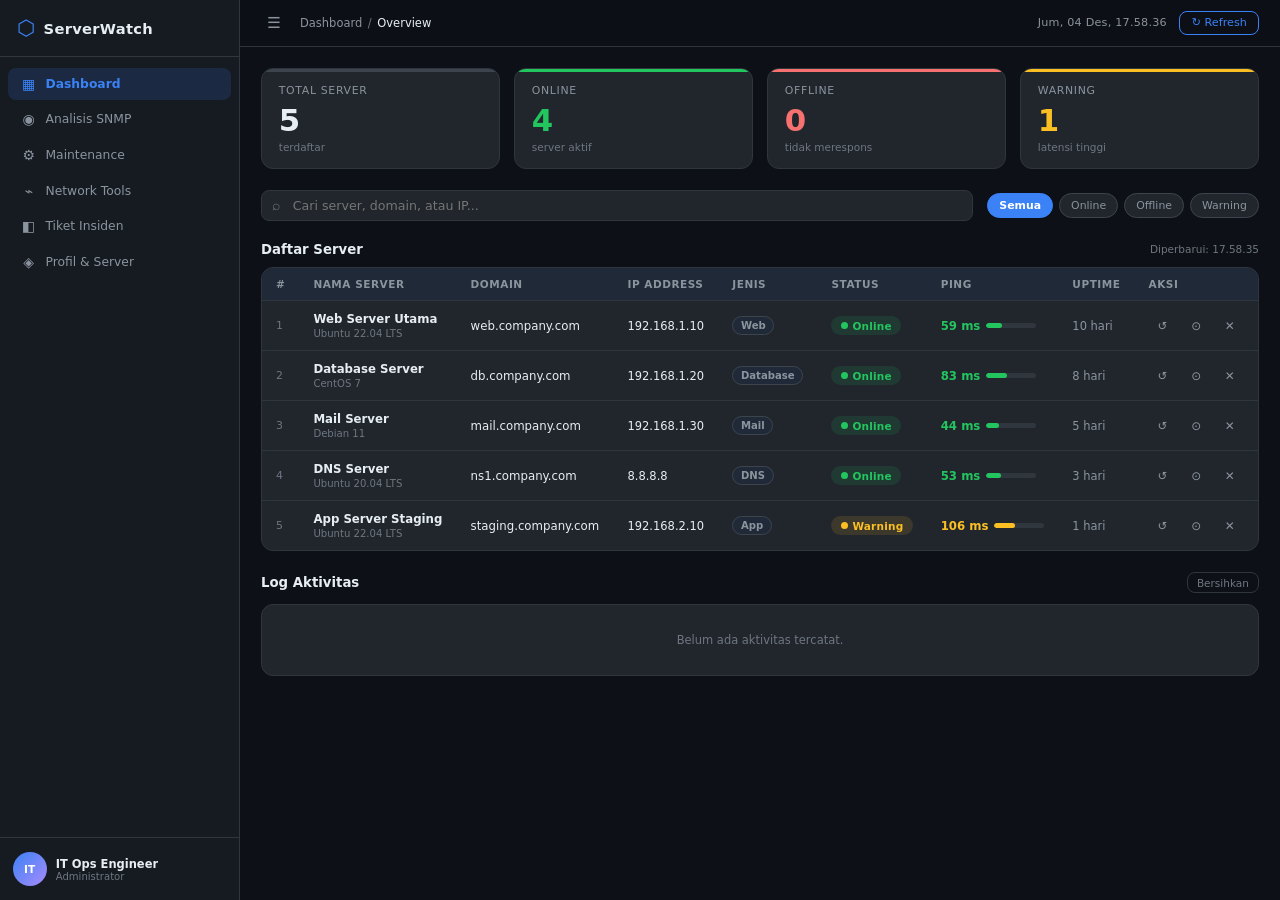
<file: server-monitor/index.html>
<!DOCTYPE html>
<html lang="id">
<head>
  <meta charset="UTF-8" />
  <meta name="viewport" content="width=device-width, initial-scale=1.0" />
  <title>ServerWatch — Dashboard</title>
  <link rel="stylesheet" href="style.css" />
</head>
<body>
  <!-- Sidebar -->
  <aside class="sidebar" id="sidebar">
    <div class="sidebar-brand">
      <span class="brand-icon">⬡</span>
      <span class="brand-name">ServerWatch</span>
    </div>
    <nav class="sidebar-nav">
      <a href="index.html" class="nav-item active"><span class="nav-icon">▦</span><span>Dashboard</span></a>
      <a href="snmp.html" class="nav-item"><span class="nav-icon">◉</span><span>Analisis SNMP</span></a>
      <a href="maintenance.html" class="nav-item"><span class="nav-icon">⚙</span><span>Maintenance</span></a>
      <a href="nettools.html" class="nav-item"><span class="nav-icon">⌁</span><span>Network Tools</span></a>
      <a href="tickets.html" class="nav-item"><span class="nav-icon">◧</span><span>Tiket Insiden</span></a>
      <a href="profile.html" class="nav-item"><span class="nav-icon">◈</span><span>Profil & Server</span></a>
    </nav>
    <div class="sidebar-footer">
      <div class="ops-badge">
        <div class="ops-avatar" id="sidebarAvatar">IT</div>
        <div class="ops-info">
          <span class="ops-name" id="sidebarName">IT Ops</span>
          <span class="ops-role">Administrator</span>
        </div>
      </div>
    </div>
  </aside>

  <!-- Main Content -->
  <div class="main-wrapper">
    <!-- Topbar -->
    <header class="topbar">
      <div class="topbar-left">
        <button class="toggle-sidebar" id="toggleSidebar">☰</button>
        <div class="breadcrumb">
          <span>Dashboard</span>
          <span class="bc-sep">/</span>
          <span class="bc-current">Overview</span>
        </div>
      </div>
      <div class="topbar-right">
        <div class="live-clock" id="liveClock"></div>
        <button class="btn-refresh" id="btnRefreshAll" title="Refresh semua server">↻ Refresh</button>
      </div>
    </header>

    <!-- Content -->
    <main class="content">
      <!-- Stats Cards -->
      <section class="stats-row" id="statsRow">
        <div class="stat-card">
          <div class="stat-label">Total Server</div>
          <div class="stat-value" id="statTotal">0</div>
          <div class="stat-sub">terdaftar</div>
        </div>
        <div class="stat-card online">
          <div class="stat-label">Online</div>
          <div class="stat-value" id="statOnline">0</div>
          <div class="stat-sub">server aktif</div>
        </div>
        <div class="stat-card offline">
          <div class="stat-label">Offline</div>
          <div class="stat-value" id="statOffline">0</div>
          <div class="stat-sub">tidak merespons</div>
        </div>
        <div class="stat-card warning">
          <div class="stat-label">Warning</div>
          <div class="stat-value" id="statWarning">0</div>
          <div class="stat-sub">latensi tinggi</div>
        </div>
      </section>

      <!-- Filter & Search -->
      <section class="toolbar">
        <div class="search-wrap">
          <span class="search-icon">⌕</span>
          <input type="text" id="searchInput" class="search-input" placeholder="Cari server, domain, atau IP..." />
        </div>
        <div class="filter-group">
          <button class="filter-btn active" data-filter="all">Semua</button>
          <button class="filter-btn" data-filter="online">Online</button>
          <button class="filter-btn" data-filter="offline">Offline</button>
          <button class="filter-btn" data-filter="warning">Warning</button>
        </div>
      </section>

      <!-- Server Table -->
      <section class="table-section">
        <div class="table-header">
          <h2 class="section-title">Daftar Server</h2>
          <span class="last-updated">Diperbarui: <span id="lastUpdated">—</span></span>
        </div>
        <div class="table-wrap">
          <table class="server-table" id="serverTable">
            <thead>
              <tr>
                <th>#</th>
                <th>Nama Server</th>
                <th>Domain</th>
                <th>IP Address</th>
                <th>Jenis</th>
                <th>Status</th>
                <th>Ping</th>
                <th>Uptime</th>
                <th>Aksi</th>
              </tr>
            </thead>
            <tbody id="serverTbody">
              <!-- Rows injected by JS -->
            </tbody>
          </table>
          <div class="empty-state" id="emptyState" style="display:none;">
            <div class="empty-icon">◎</div>
            <p>Belum ada server terdaftar.</p>
            <a href="profile.html" class="btn-add-link">+ Tambah Server</a>
          </div>
        </div>
      </section>

      <!-- Activity Log -->
      <section class="log-section">
        <div class="table-header">
          <h2 class="section-title">Log Aktivitas</h2>
          <button class="btn-clear-log" id="btnClearLog">Bersihkan</button>
        </div>
        <div class="log-wrap" id="activityLog">
          <div class="log-empty">Belum ada aktivitas tercatat.</div>
        </div>
      </section>
    </main>
  </div>

  <!-- Ping Detail Modal -->
  <div class="modal-overlay" id="modalOverlay">
    <div class="modal">
      <div class="modal-header">
        <h3 id="modalTitle">Detail Server</h3>
        <button class="modal-close" id="modalClose">✕</button>
      </div>
      <div class="modal-body" id="modalBody">
        <!-- Injected by JS -->
      </div>
    </div>
  </div>

  <!-- Toast Notification -->
  <div class="toast-container" id="toastContainer"></div>

  <script src="app.js"></script>
</body>
</html>
</file>
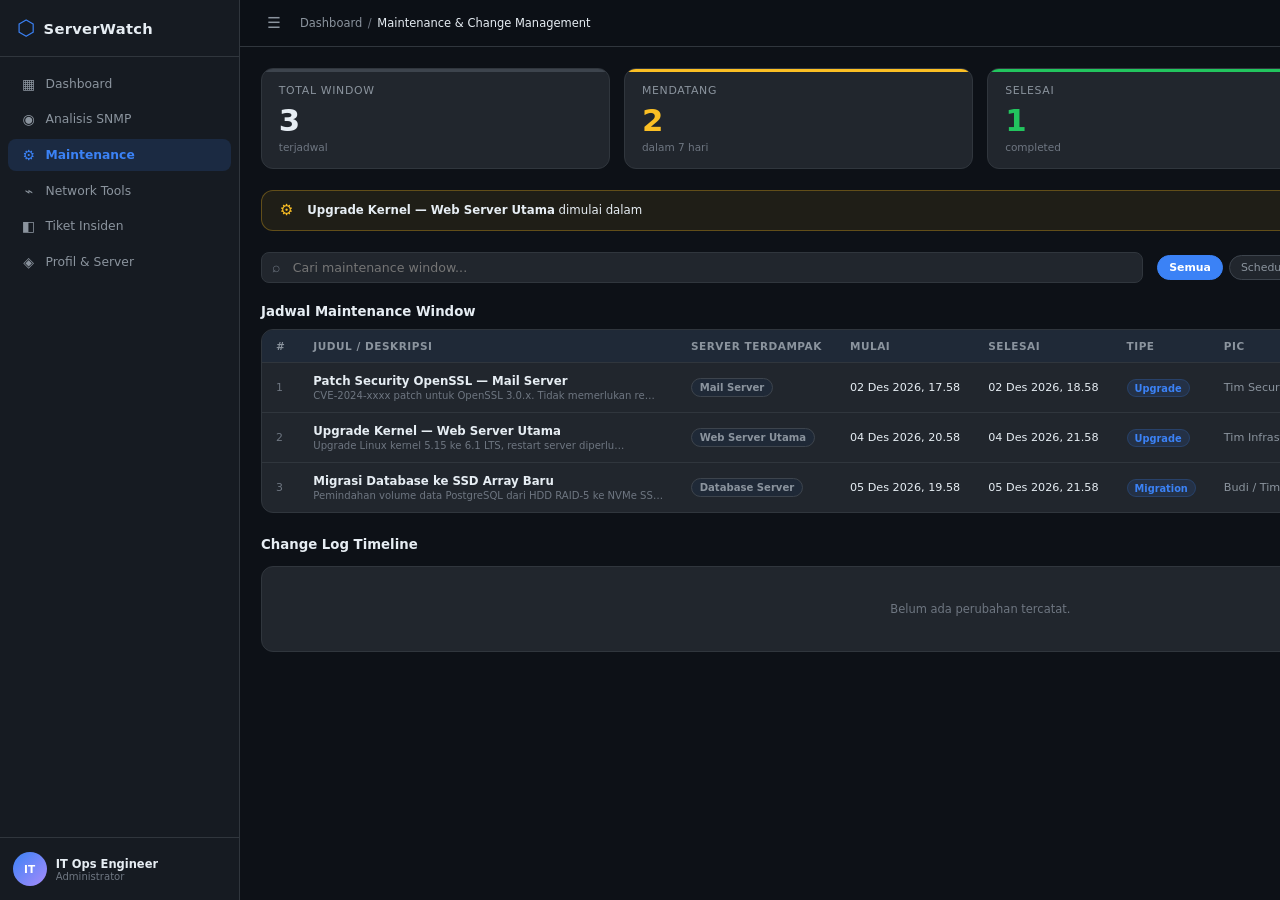
<file: server-monitor/maintenance.html>
<!DOCTYPE html>
<html lang="id">
<head>
  <meta charset="UTF-8" />
  <meta name="viewport" content="width=device-width, initial-scale=1.0" />
  <title>ServerWatch — Maintenance & Change</title>
  <link rel="stylesheet" href="style.css" />
</head>
<body>
  <aside class="sidebar" id="sidebar">
    <div class="sidebar-brand">
      <span class="brand-icon">⬡</span>
      <span class="brand-name">ServerWatch</span>
    </div>
    <nav class="sidebar-nav">
      <a href="index.html" class="nav-item"><span class="nav-icon">▦</span><span>Dashboard</span></a>
      <a href="snmp.html" class="nav-item"><span class="nav-icon">◉</span><span>Analisis SNMP</span></a>
      <a href="maintenance.html" class="nav-item active"><span class="nav-icon">⚙</span><span>Maintenance</span></a>
      <a href="nettools.html" class="nav-item"><span class="nav-icon">⌁</span><span>Network Tools</span></a>
      <a href="tickets.html" class="nav-item"><span class="nav-icon">◧</span><span>Tiket Insiden</span></a>
      <a href="profile.html" class="nav-item"><span class="nav-icon">◈</span><span>Profil & Server</span></a>
    </nav>
    <div class="sidebar-footer">
      <div class="ops-badge">
        <div class="ops-avatar" id="sidebarAvatar">IT</div>
        <div class="ops-info">
          <span class="ops-name" id="sidebarName">IT Ops</span>
          <span class="ops-role">Administrator</span>
        </div>
      </div>
    </div>
  </aside>

  <div class="main-wrapper">
    <header class="topbar">
      <div class="topbar-left">
        <button class="toggle-sidebar" id="toggleSidebar">☰</button>
        <div class="breadcrumb">
          <span>Dashboard</span><span class="bc-sep">/</span>
          <span class="bc-current">Maintenance & Change Management</span>
        </div>
      </div>
      <div class="topbar-right">
        <div class="live-clock" id="liveClock"></div>
      </div>
    </header>

    <main class="content">

      <!-- Stats -->
      <section class="stats-row">
        <div class="stat-card"><div class="stat-label">Total Window</div><div class="stat-value" id="mwTotal">0</div><div class="stat-sub">terjadwal</div></div>
        <div class="stat-card warning"><div class="stat-label">Mendatang</div><div class="stat-value" id="mwUpcoming">0</div><div class="stat-sub">dalam 7 hari</div></div>
        <div class="stat-card online"><div class="stat-label">Selesai</div><div class="stat-value" id="mwDone">0</div><div class="stat-sub">completed</div></div>
        <div class="stat-card offline"><div class="stat-label">Dibatalkan</div><div class="stat-value" id="mwCancelled">0</div><div class="stat-sub">cancelled</div></div>
      </section>

      <!-- Countdown Banner -->
      <div id="mwCountdownBanner" style="display:none;"></div>

      <!-- Toolbar -->
      <section class="toolbar">
        <div class="search-wrap">
          <span class="search-icon">⌕</span>
          <input type="text" id="mwSearch" class="search-input" placeholder="Cari maintenance window..." />
        </div>
        <div class="filter-group">
          <button class="filter-btn active" data-mwfilter="all">Semua</button>
          <button class="filter-btn" data-mwfilter="scheduled">Scheduled</button>
          <button class="filter-btn" data-mwfilter="in-progress">In Progress</button>
          <button class="filter-btn" data-mwfilter="completed">Completed</button>
          <button class="filter-btn" data-mwfilter="cancelled">Cancelled</button>
        </div>
        <button class="btn-primary" id="btnNewMW">+ Jadwalkan</button>
      </section>

      <!-- Maintenance Table -->
      <section class="table-section">
        <div class="table-header">
          <h2 class="section-title">Jadwal Maintenance Window</h2>
          <span class="last-updated">Kalender: <a href="#" id="btnExportCal" class="link-muted">Export iCal</a></span>
        </div>
        <div class="table-wrap">
          <table class="server-table" id="mwTable">
            <thead>
              <tr>
                <th>#</th><th>Judul / Deskripsi</th><th>Server Terdampak</th>
                <th>Mulai</th><th>Selesai</th><th>Tipe</th>
                <th>PIC</th><th>Status</th><th>Aksi</th>
              </tr>
            </thead>
            <tbody id="mwTbody"></tbody>
          </table>
          <div class="empty-state" id="mwEmpty" style="display:none;">
            <div class="empty-icon">⚙</div>
            <p>Belum ada maintenance window terjadwal.</p>
          </div>
        </div>
      </section>

      <!-- Change Log Timeline -->
      <section class="table-section">
        <div class="table-header">
          <h2 class="section-title">Change Log Timeline</h2>
          <button class="btn-clear-log" id="btnClearCL">Bersihkan</button>
        </div>
        <div class="mw-timeline" id="mwTimeline">
          <div class="log-empty">Belum ada perubahan tercatat.</div>
        </div>
      </section>

    </main>
  </div>

  <!-- New/Edit MW Modal -->
  <div class="modal-overlay" id="mwModalOverlay">
    <div class="modal">
      <div class="modal-header">
        <h3 id="mwModalTitle">Jadwalkan Maintenance Window</h3>
        <button class="modal-close" id="mwModalClose">✕</button>
      </div>
      <div class="modal-body">
        <form id="mwForm" novalidate>
          <input type="hidden" id="mwEditId" />
          <div class="form-grid">
            <div class="form-group form-group--full">
              <label for="mwTitle">Judul <span class="req">*</span></label>
              <input type="text" id="mwTitle" placeholder="cth: Upgrade Kernel Web Server" />
              <span class="field-err" id="mwErrTitle"></span>
            </div>
            <div class="form-group form-group--full">
              <label for="mwDesc">Deskripsi / Scope Pekerjaan</label>
              <textarea id="mwDesc" rows="2" placeholder="Rincian pekerjaan yang akan dilakukan..."></textarea>
            </div>
            <div class="form-group form-group--full">
              <label for="mwServers">Server Terdampak <span class="req">*</span></label>
              <div id="mwServerCheckboxes" class="mw-server-checkboxes"></div>
              <span class="field-err" id="mwErrServers"></span>
            </div>
            <div class="form-group">
              <label for="mwStart">Waktu Mulai <span class="req">*</span></label>
              <input type="datetime-local" id="mwStart" />
              <span class="field-err" id="mwErrStart"></span>
            </div>
            <div class="form-group">
              <label for="mwEnd">Waktu Selesai <span class="req">*</span></label>
              <input type="datetime-local" id="mwEnd" />
              <span class="field-err" id="mwErrEnd"></span>
            </div>
            <div class="form-group">
              <label for="mwType">Tipe Perubahan</label>
              <select id="mwType">
                <option value="Planned">Planned Maintenance</option>
                <option value="Emergency">Emergency Maintenance</option>
                <option value="Upgrade">Upgrade / Patch</option>
                <option value="Migration">Migration</option>
                <option value="Backup">Backup / Restore</option>
                <option value="Config">Configuration Change</option>
                <option value="Hardware">Hardware Replacement</option>
              </select>
            </div>
            <div class="form-group">
              <label for="mwPIC">PIC (Penanggung Jawab)</label>
              <input type="text" id="mwPIC" placeholder="cth: Budi / Tim Infra" />
            </div>
            <div class="form-group">
              <label for="mwRisk">Tingkat Risiko</label>
              <select id="mwRisk">
                <option value="low">Low</option>
                <option value="medium">Medium</option>
                <option value="high">High</option>
                <option value="critical">Critical</option>
              </select>
            </div>
            <div class="form-group form-group--full">
              <label for="mwRollback">Rollback Plan</label>
              <textarea id="mwRollback" rows="2" placeholder="Langkah rollback jika pekerjaan gagal..."></textarea>
            </div>
          </div>
          <div class="form-actions">
            <button type="button" class="btn-secondary" id="mwFormCancel">Batal</button>
            <button type="submit" class="btn-primary">Simpan</button>
          </div>
        </form>
      </div>
    </div>
  </div>

  <!-- Detail Modal -->
  <div class="modal-overlay" id="mwDetailOverlay">
    <div class="modal">
      <div class="modal-header">
        <h3 id="mwDetailTitle">Detail Maintenance</h3>
        <button class="modal-close" id="mwDetailClose">✕</button>
      </div>
      <div class="modal-body" id="mwDetailBody"></div>
    </div>
  </div>

  <div class="toast-container" id="toastContainer"></div>
  <script src="app.js"></script>
  <script src="maintenance.js"></script>
</body>
</html>
</file>
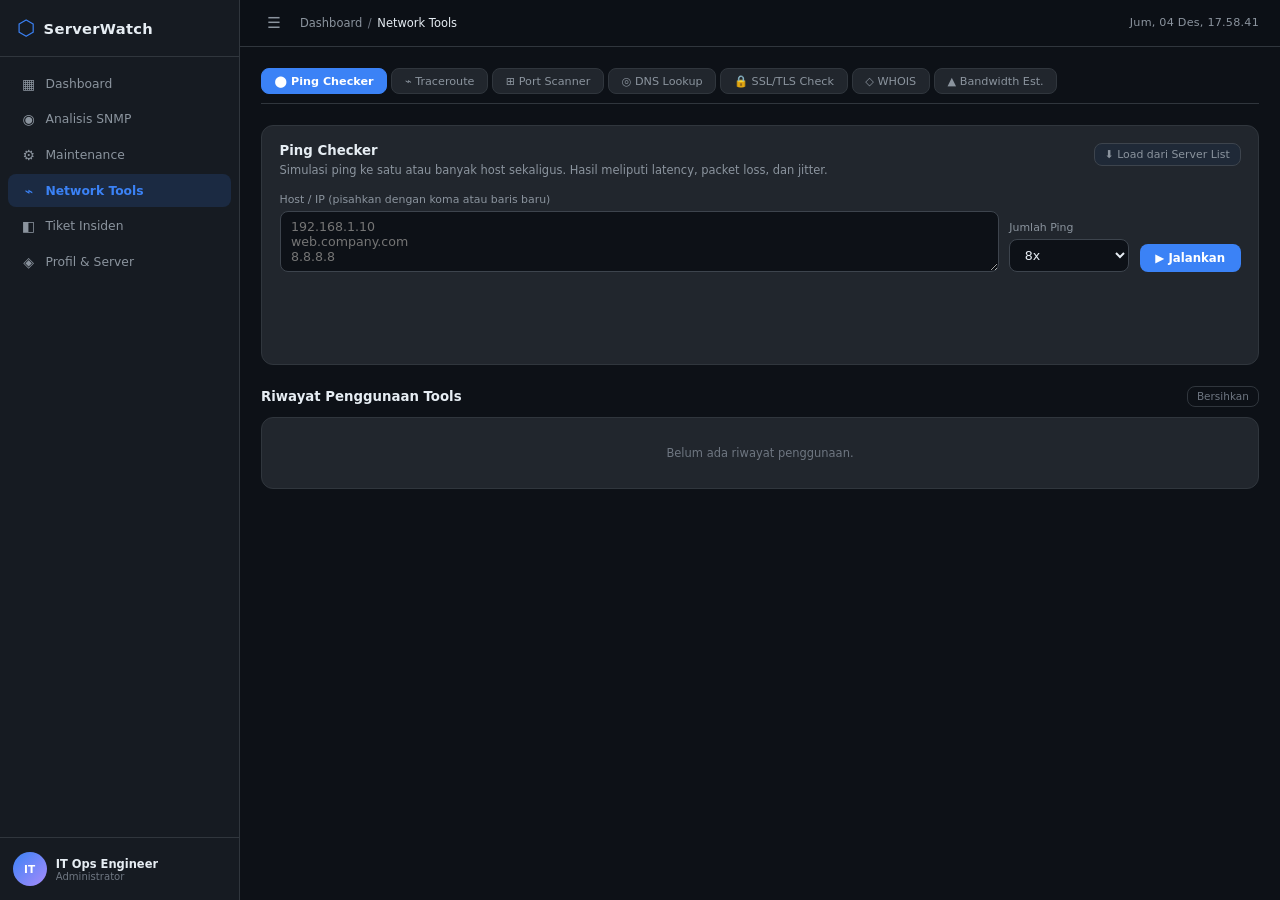
<file: server-monitor/nettools.html>
<!DOCTYPE html>
<html lang="id">
<head>
  <meta charset="UTF-8" />
  <meta name="viewport" content="width=device-width, initial-scale=1.0" />
  <title>ServerWatch — Network Tools</title>
  <link rel="stylesheet" href="style.css" />
</head>
<body>
  <aside class="sidebar" id="sidebar">
    <div class="sidebar-brand">
      <span class="brand-icon">⬡</span>
      <span class="brand-name">ServerWatch</span>
    </div>
    <nav class="sidebar-nav">
      <a href="index.html" class="nav-item"><span class="nav-icon">▦</span><span>Dashboard</span></a>
      <a href="snmp.html" class="nav-item"><span class="nav-icon">◉</span><span>Analisis SNMP</span></a>
      <a href="maintenance.html" class="nav-item"><span class="nav-icon">⚙</span><span>Maintenance</span></a>
      <a href="nettools.html" class="nav-item active"><span class="nav-icon">⌁</span><span>Network Tools</span></a>
      <a href="tickets.html" class="nav-item"><span class="nav-icon">◧</span><span>Tiket Insiden</span></a>
      <a href="profile.html" class="nav-item"><span class="nav-icon">◈</span><span>Profil & Server</span></a>
    </nav>
    <div class="sidebar-footer">
      <div class="ops-badge">
        <div class="ops-avatar" id="sidebarAvatar">IT</div>
        <div class="ops-info">
          <span class="ops-name" id="sidebarName">IT Ops</span>
          <span class="ops-role">Administrator</span>
        </div>
      </div>
    </div>
  </aside>

  <div class="main-wrapper">
    <header class="topbar">
      <div class="topbar-left">
        <button class="toggle-sidebar" id="toggleSidebar">☰</button>
        <div class="breadcrumb">
          <span>Dashboard</span><span class="bc-sep">/</span>
          <span class="bc-current">Network Tools</span>
        </div>
      </div>
      <div class="topbar-right">
        <div class="live-clock" id="liveClock"></div>
      </div>
    </header>

    <main class="content">

      <!-- Tool Tabs -->
      <div class="nt-tabs-bar">
        <button class="nt-tab active" data-tool="ping">⬤ Ping Checker</button>
        <button class="nt-tab" data-tool="traceroute">⌁ Traceroute</button>
        <button class="nt-tab" data-tool="portscan">⊞ Port Scanner</button>
        <button class="nt-tab" data-tool="dns">◎ DNS Lookup</button>
        <button class="nt-tab" data-tool="ssl">🔒 SSL/TLS Check</button>
        <button class="nt-tab" data-tool="whois">◇ WHOIS</button>
        <button class="nt-tab" data-tool="bandwidth">▲ Bandwidth Est.</button>
      </div>

      <!-- Tool Panels -->
      <div class="nt-panels">

        <!-- PING -->
        <div class="nt-panel active" id="panel-ping">
          <div class="nt-tool-card">
            <div class="nt-tool-header">
              <div>
                <h2 class="nt-tool-title">Ping Checker</h2>
                <p class="nt-tool-desc">Simulasi ping ke satu atau banyak host sekaligus. Hasil meliputi latency, packet loss, dan jitter.</p>
              </div>
              <button class="btn-ghost" id="pingLoadServers">⬇ Load dari Server List</button>
            </div>
            <div class="nt-input-row">
              <div class="form-group" style="flex:1">
                <label for="pingTargets">Host / IP (pisahkan dengan koma atau baris baru)</label>
                <textarea id="pingTargets" rows="3" placeholder="192.168.1.10&#10;web.company.com&#10;8.8.8.8"></textarea>
              </div>
              <div class="form-group" style="width:120px">
                <label for="pingCount">Jumlah Ping</label>
                <select id="pingCount">
                  <option value="4">4x</option>
                  <option value="8" selected>8x</option>
                  <option value="16">16x</option>
                  <option value="32">32x</option>
                </select>
              </div>
              <div class="nt-run-wrap">
                <button class="btn-primary nt-run-btn" id="btnRunPing">▶ Jalankan</button>
              </div>
            </div>
            <div class="nt-result-area" id="pingResult"></div>
          </div>
        </div>

        <!-- TRACEROUTE -->
        <div class="nt-panel" id="panel-traceroute">
          <div class="nt-tool-card">
            <div class="nt-tool-header">
              <div>
                <h2 class="nt-tool-title">Traceroute Simulator</h2>
                <p class="nt-tool-desc">Telusuri jalur routing ke host tujuan dengan simulasi hop latency per TTL.</p>
              </div>
            </div>
            <div class="nt-input-row">
              <div class="form-group" style="flex:1">
                <label for="traceTarget">Target Host / IP</label>
                <input type="text" id="traceTarget" placeholder="cth: 8.8.8.8 atau google.com" />
              </div>
              <div class="form-group" style="width:120px">
                <label for="traceMaxHop">Max Hops</label>
                <select id="traceMaxHop">
                  <option value="10">10</option>
                  <option value="15" selected>15</option>
                  <option value="30">30</option>
                </select>
              </div>
              <div class="nt-run-wrap">
                <button class="btn-primary nt-run-btn" id="btnRunTrace">▶ Jalankan</button>
              </div>
            </div>
            <div class="nt-result-area" id="traceResult"></div>
          </div>
        </div>

        <!-- PORT SCANNER -->
        <div class="nt-panel" id="panel-portscan">
          <div class="nt-tool-card">
            <div class="nt-tool-header">
              <div>
                <h2 class="nt-tool-title">Port Scanner</h2>
                <p class="nt-tool-desc">Periksa port yang terbuka pada sebuah host. Mendukung scan preset (web, database, mail) atau port kustom.</p>
              </div>
            </div>
            <div class="nt-input-row">
              <div class="form-group" style="flex:1">
                <label for="psHost">Target Host / IP</label>
                <input type="text" id="psHost" placeholder="cth: 192.168.1.10" />
              </div>
              <div class="form-group" style="flex:1">
                <label for="psPreset">Preset Port</label>
                <select id="psPreset">
                  <option value="web">Web (80, 443, 8080, 8443)</option>
                  <option value="database">Database (3306, 5432, 1433, 6379, 27017)</option>
                  <option value="mail">Mail (25, 465, 587, 110, 143, 993, 995)</option>
                  <option value="remote">Remote (22, 23, 3389, 5900)</option>
                  <option value="dns">DNS & Network (53, 123, 161, 162)</option>
                  <option value="custom">Custom...</option>
                </select>
              </div>
              <div class="form-group" id="psCustomWrap" style="flex:1;display:none;">
                <label for="psCustom">Port Kustom (cth: 80,443,8080)</label>
                <input type="text" id="psCustom" placeholder="80,443,8080" />
              </div>
              <div class="nt-run-wrap">
                <button class="btn-primary nt-run-btn" id="btnRunPS">▶ Scan</button>
              </div>
            </div>
            <div class="nt-result-area" id="psResult"></div>
          </div>
        </div>

        <!-- DNS LOOKUP -->
        <div class="nt-panel" id="panel-dns">
          <div class="nt-tool-card">
            <div class="nt-tool-header">
              <div>
                <h2 class="nt-tool-title">DNS Lookup</h2>
                <p class="nt-tool-desc">Simulasi resolusi DNS untuk berbagai tipe record: A, AAAA, MX, NS, TXT, CNAME, PTR.</p>
              </div>
            </div>
            <div class="nt-input-row">
              <div class="form-group" style="flex:1">
                <label for="dnsTarget">Domain / IP</label>
                <input type="text" id="dnsTarget" placeholder="cth: company.com atau 192.168.1.10" />
              </div>
              <div class="form-group" style="width:140px">
                <label for="dnsType">Record Type</label>
                <select id="dnsType">
                  <option value="ALL">ALL</option>
                  <option value="A">A</option>
                  <option value="AAAA">AAAA</option>
                  <option value="MX">MX</option>
                  <option value="NS">NS</option>
                  <option value="TXT">TXT</option>
                  <option value="CNAME">CNAME</option>
                  <option value="PTR">PTR (Reverse)</option>
                  <option value="SOA">SOA</option>
                </select>
              </div>
              <div class="form-group" style="width:140px">
                <label for="dnsServer">DNS Server</label>
                <select id="dnsServer">
                  <option value="8.8.8.8">Google (8.8.8.8)</option>
                  <option value="1.1.1.1">Cloudflare (1.1.1.1)</option>
                  <option value="208.67.222.222">OpenDNS</option>
                  <option value="local">Local Resolver</option>
                </select>
              </div>
              <div class="nt-run-wrap">
                <button class="btn-primary nt-run-btn" id="btnRunDNS">▶ Lookup</button>
              </div>
            </div>
            <div class="nt-result-area" id="dnsResult"></div>
          </div>
        </div>

        <!-- SSL CHECK -->
        <div class="nt-panel" id="panel-ssl">
          <div class="nt-tool-card">
            <div class="nt-tool-header">
              <div>
                <h2 class="nt-tool-title">SSL/TLS Certificate Checker</h2>
                <p class="nt-tool-desc">Periksa validitas sertifikat SSL domain, tanggal kedaluwarsa, cipher suite, dan chain trust.</p>
              </div>
              <button class="btn-ghost" id="sslLoadDomains">⬇ Load dari Server List</button>
            </div>
            <div class="nt-input-row">
              <div class="form-group" style="flex:1">
                <label for="sslTargets">Domain (pisahkan koma atau baris baru)</label>
                <textarea id="sslTargets" rows="2" placeholder="web.company.com&#10;mail.company.com"></textarea>
              </div>
              <div class="nt-run-wrap">
                <button class="btn-primary nt-run-btn" id="btnRunSSL">▶ Check</button>
              </div>
            </div>
            <div class="nt-result-area" id="sslResult"></div>
          </div>
        </div>

        <!-- WHOIS -->
        <div class="nt-panel" id="panel-whois">
          <div class="nt-tool-card">
            <div class="nt-tool-header">
              <div>
                <h2 class="nt-tool-title">WHOIS Lookup</h2>
                <p class="nt-tool-desc">Periksa informasi registrasi domain, pemilik, tanggal expire, dan nameserver.</p>
              </div>
            </div>
            <div class="nt-input-row">
              <div class="form-group" style="flex:1">
                <label for="whoisTarget">Domain</label>
                <input type="text" id="whoisTarget" placeholder="cth: company.com" />
              </div>
              <div class="nt-run-wrap">
                <button class="btn-primary nt-run-btn" id="btnRunWhois">▶ Lookup</button>
              </div>
            </div>
            <div class="nt-result-area" id="whoisResult"></div>
          </div>
        </div>

        <!-- BANDWIDTH -->
        <div class="nt-panel" id="panel-bandwidth">
          <div class="nt-tool-card">
            <div class="nt-tool-header">
              <div>
                <h2 class="nt-tool-title">Bandwidth Estimator</h2>
                <p class="nt-tool-desc">Hitung estimasi kebutuhan bandwidth berdasarkan jumlah pengguna, jenis layanan, dan kualitas yang diinginkan.</p>
              </div>
            </div>
            <div class="form-grid" style="margin-bottom:1rem;">
              <div class="form-group">
                <label for="bwUsers">Jumlah Pengguna Bersamaan</label>
                <input type="number" id="bwUsers" value="50" min="1" />
              </div>
              <div class="form-group">
                <label for="bwService">Jenis Layanan Utama</label>
                <select id="bwService">
                  <option value="web">Web Browsing</option>
                  <option value="video">Video Streaming HD</option>
                  <option value="voip">VoIP / Video Call</option>
                  <option value="fileshare">File Transfer / Backup</option>
                  <option value="erp">ERP / Database App</option>
                  <option value="mixed">Mixed (Semua)</option>
                </select>
              </div>
              <div class="form-group">
                <label for="bwQuality">Kualitas yang Diinginkan</label>
                <select id="bwQuality">
                  <option value="basic">Basic (minimum)</option>
                  <option value="standard" selected>Standard</option>
                  <option value="premium">Premium (high availability)</option>
                </select>
              </div>
              <div class="form-group">
                <label for="bwRedundancy">Faktor Redundansi</label>
                <select id="bwRedundancy">
                  <option value="1.2">20% overhead</option>
                  <option value="1.5" selected>50% overhead (recommended)</option>
                  <option value="2">100% overhead (HA)</option>
                </select>
              </div>
            </div>
            <div style="display:flex;justify-content:flex-end;">
              <button class="btn-primary" id="btnCalcBW">⌗ Hitung Estimasi</button>
            </div>
            <div class="nt-result-area" id="bwResult"></div>
          </div>
        </div>

      </div><!-- end nt-panels -->

      <!-- Tool History -->
      <section class="table-section">
        <div class="table-header">
          <h2 class="section-title">Riwayat Penggunaan Tools</h2>
          <button class="btn-clear-log" id="btnClearNTHistory">Bersihkan</button>
        </div>
        <div class="log-wrap" id="ntHistoryLog">
          <div class="log-empty">Belum ada riwayat penggunaan.</div>
        </div>
      </section>

    </main>
  </div>

  <div class="toast-container" id="toastContainer"></div>
  <script src="app.js"></script>
  <script src="nettools.js"></script>
</body>
</html>
</file>
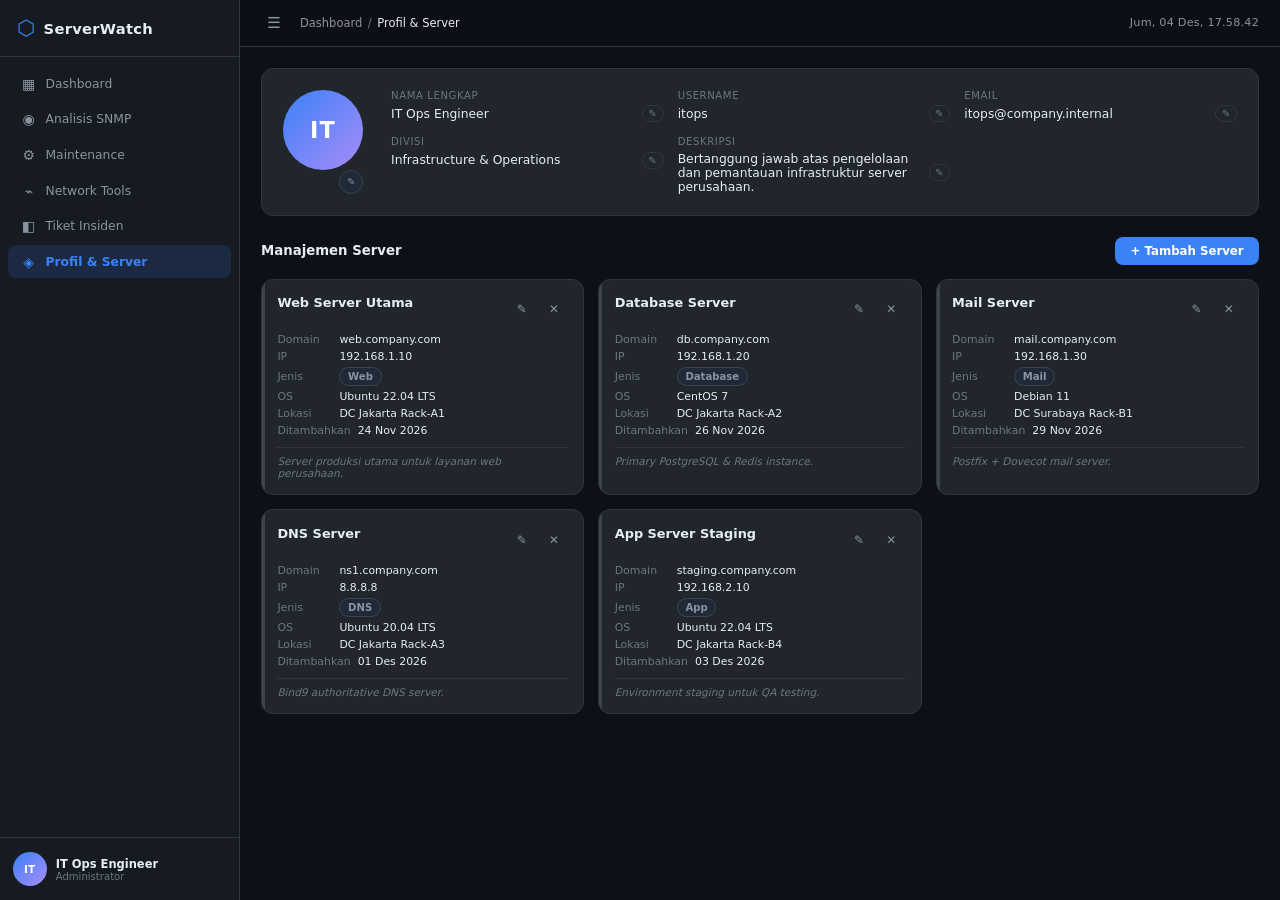
<file: server-monitor/profile.html>
<!DOCTYPE html>
<html lang="id">
<head>
  <meta charset="UTF-8" />
  <meta name="viewport" content="width=device-width, initial-scale=1.0" />
  <title>ServerWatch — Profil & Server</title>
  <link rel="stylesheet" href="style.css" />
</head>
<body>
  <!-- Sidebar -->
  <aside class="sidebar" id="sidebar">
    <div class="sidebar-brand">
      <span class="brand-icon">⬡</span>
      <span class="brand-name">ServerWatch</span>
    </div>
    <nav class="sidebar-nav">
      <a href="index.html" class="nav-item"><span class="nav-icon">▦</span><span>Dashboard</span></a>
      <a href="snmp.html" class="nav-item"><span class="nav-icon">◉</span><span>Analisis SNMP</span></a>
      <a href="maintenance.html" class="nav-item"><span class="nav-icon">⚙</span><span>Maintenance</span></a>
      <a href="nettools.html" class="nav-item"><span class="nav-icon">⌁</span><span>Network Tools</span></a>
      <a href="tickets.html" class="nav-item"><span class="nav-icon">◧</span><span>Tiket Insiden</span></a>
      <a href="profile.html" class="nav-item active"><span class="nav-icon">◈</span><span>Profil & Server</span></a>
    </nav>
    <div class="sidebar-footer">
      <div class="ops-badge">
        <div class="ops-avatar" id="sidebarAvatar">IT</div>
        <div class="ops-info">
          <span class="ops-name" id="sidebarName">IT Ops</span>
          <span class="ops-role">Administrator</span>
        </div>
      </div>
    </div>
  </aside>

  <!-- Main Content -->
  <div class="main-wrapper">
    <!-- Topbar -->
    <header class="topbar">
      <div class="topbar-left">
        <button class="toggle-sidebar" id="toggleSidebar">☰</button>
        <div class="breadcrumb">
          <span>Dashboard</span>
          <span class="bc-sep">/</span>
          <span class="bc-current">Profil & Server</span>
        </div>
      </div>
      <div class="topbar-right">
        <div class="live-clock" id="liveClock"></div>
      </div>
    </header>

    <main class="content">
      <!-- Profile Section -->
      <section class="profile-section">
        <div class="profile-card">
          <div class="profile-avatar-wrap">
            <div class="profile-avatar" id="profileAvatar">IT</div>
            <button class="btn-change-avatar" id="btnChangeAvatar" title="Ubah inisial">✎</button>
          </div>
          <div class="profile-details">
            <div class="profile-field">
              <label>Nama Lengkap</label>
              <div class="editable-wrap">
                <span class="editable-val" id="displayName">IT Ops Engineer</span>
                <button class="btn-edit" data-target="displayName" data-field="name">✎</button>
              </div>
            </div>
            <div class="profile-field">
              <label>Username</label>
              <div class="editable-wrap">
                <span class="editable-val" id="displayUsername">itops</span>
                <button class="btn-edit" data-target="displayUsername" data-field="username">✎</button>
              </div>
            </div>
            <div class="profile-field">
              <label>Email</label>
              <div class="editable-wrap">
                <span class="editable-val" id="displayEmail">itops@company.internal</span>
                <button class="btn-edit" data-target="displayEmail" data-field="email">✎</button>
              </div>
            </div>
            <div class="profile-field">
              <label>Divisi</label>
              <div class="editable-wrap">
                <span class="editable-val" id="displayDivision">Infrastructure & Operations</span>
                <button class="btn-edit" data-target="displayDivision" data-field="division">✎</button>
              </div>
            </div>
            <div class="profile-field">
              <label>Deskripsi</label>
              <div class="editable-wrap">
                <span class="editable-val" id="displayBio">Bertanggung jawab atas pengelolaan dan pemantauan infrastruktur server perusahaan.</span>
                <button class="btn-edit" data-target="displayBio" data-field="bio">✎</button>
              </div>
            </div>
          </div>
        </div>
      </section>

      <!-- Add Server Section -->
      <section class="add-server-section">
        <div class="section-header-row">
          <h2 class="section-title">Manajemen Server</h2>
          <button class="btn-primary" id="btnToggleForm">+ Tambah Server</button>
        </div>

        <!-- Add Server Form -->
        <div class="add-form-wrap" id="addFormWrap" style="display:none;">
          <form class="add-server-form" id="addServerForm" novalidate>
            <div class="form-grid">
              <div class="form-group">
                <label for="fName">Nama Server <span class="req">*</span></label>
                <input type="text" id="fName" placeholder="cth: Web Server Utama" />
                <span class="field-err" id="errName"></span>
              </div>
              <div class="form-group">
                <label for="fDomain">Domain <span class="req">*</span></label>
                <input type="text" id="fDomain" placeholder="cth: web.company.com" />
                <span class="field-err" id="errDomain"></span>
              </div>
              <div class="form-group">
                <label for="fIP">IP Address <span class="req">*</span></label>
                <input type="text" id="fIP" placeholder="cth: 192.168.1.10" />
                <span class="field-err" id="errIP"></span>
              </div>
              <div class="form-group">
                <label for="fType">Jenis Server <span class="req">*</span></label>
                <select id="fType">
                  <option value="">— Pilih Jenis —</option>
                  <option value="Web">Web</option>
                  <option value="Database">Database</option>
                  <option value="Mail">Mail</option>
                  <option value="DNS">DNS</option>
                  <option value="Storage">Storage</option>
                  <option value="Proxy">Proxy</option>
                  <option value="App">Application</option>
                  <option value="Monitoring">Monitoring</option>
                  <option value="Lainnya">Lainnya</option>
                </select>
                <span class="field-err" id="errType"></span>
              </div>
              <div class="form-group">
                <label for="fLocation">Lokasi / Rack</label>
                <input type="text" id="fLocation" placeholder="cth: DC Jakarta Rack-A3" />
              </div>
              <div class="form-group">
                <label for="fOS">Sistem Operasi</label>
                <input type="text" id="fOS" placeholder="cth: Ubuntu 22.04 LTS" />
              </div>
              <div class="form-group form-group--full">
                <label for="fNotes">Catatan</label>
                <textarea id="fNotes" rows="2" placeholder="Informasi tambahan tentang server ini..."></textarea>
              </div>
            </div>
            <div class="form-actions">
              <button type="button" class="btn-secondary" id="btnCancelForm">Batal</button>
              <button type="submit" class="btn-primary">Simpan Server</button>
            </div>
          </form>
        </div>

        <!-- Registered Server List (card view) -->
        <div class="server-cards" id="serverCards">
          <!-- Injected by JS -->
        </div>
        <div class="empty-state" id="emptyStateProfile" style="display:none;">
          <div class="empty-icon">◎</div>
          <p>Belum ada server yang ditambahkan.</p>
        </div>
      </section>
    </main>
  </div>

  <!-- Edit Profile Modal -->
  <div class="modal-overlay" id="modalOverlay">
    <div class="modal modal--sm">
      <div class="modal-header">
        <h3 id="modalTitle">Edit Profil</h3>
        <button class="modal-close" id="modalClose">✕</button>
      </div>
      <div class="modal-body" id="modalBody">
        <!-- Injected by JS -->
      </div>
    </div>
  </div>

  <!-- Edit Server Modal -->
  <div class="modal-overlay" id="editServerOverlay">
    <div class="modal">
      <div class="modal-header">
        <h3>Edit Server</h3>
        <button class="modal-close" id="editServerClose">✕</button>
      </div>
      <div class="modal-body">
        <form class="add-server-form" id="editServerForm" novalidate>
          <input type="hidden" id="editServerId" />
          <div class="form-grid">
            <div class="form-group">
              <label for="efName">Nama Server <span class="req">*</span></label>
              <input type="text" id="efName" />
              <span class="field-err" id="eerrName"></span>
            </div>
            <div class="form-group">
              <label for="efDomain">Domain <span class="req">*</span></label>
              <input type="text" id="efDomain" />
              <span class="field-err" id="eerrDomain"></span>
            </div>
            <div class="form-group">
              <label for="efIP">IP Address <span class="req">*</span></label>
              <input type="text" id="efIP" />
              <span class="field-err" id="eerrIP"></span>
            </div>
            <div class="form-group">
              <label for="efType">Jenis Server <span class="req">*</span></label>
              <select id="efType">
                <option value="">— Pilih Jenis —</option>
                <option value="Web">Web</option>
                <option value="Database">Database</option>
                <option value="Mail">Mail</option>
                <option value="DNS">DNS</option>
                <option value="Storage">Storage</option>
                <option value="Proxy">Proxy</option>
                <option value="App">Application</option>
                <option value="Monitoring">Monitoring</option>
                <option value="Lainnya">Lainnya</option>
              </select>
              <span class="field-err" id="eerrType"></span>
            </div>
            <div class="form-group">
              <label for="efLocation">Lokasi / Rack</label>
              <input type="text" id="efLocation" />
            </div>
            <div class="form-group">
              <label for="efOS">Sistem Operasi</label>
              <input type="text" id="efOS" />
            </div>
            <div class="form-group form-group--full">
              <label for="efNotes">Catatan</label>
              <textarea id="efNotes" rows="2"></textarea>
            </div>
          </div>
          <div class="form-actions">
            <button type="button" class="btn-secondary" id="btnCancelEdit">Batal</button>
            <button type="submit" class="btn-primary">Simpan Perubahan</button>
          </div>
        </form>
      </div>
    </div>
  </div>

  <!-- Toast Notification -->
  <div class="toast-container" id="toastContainer"></div>

  <script src="app.js"></script>
</body>
</html>
</file>
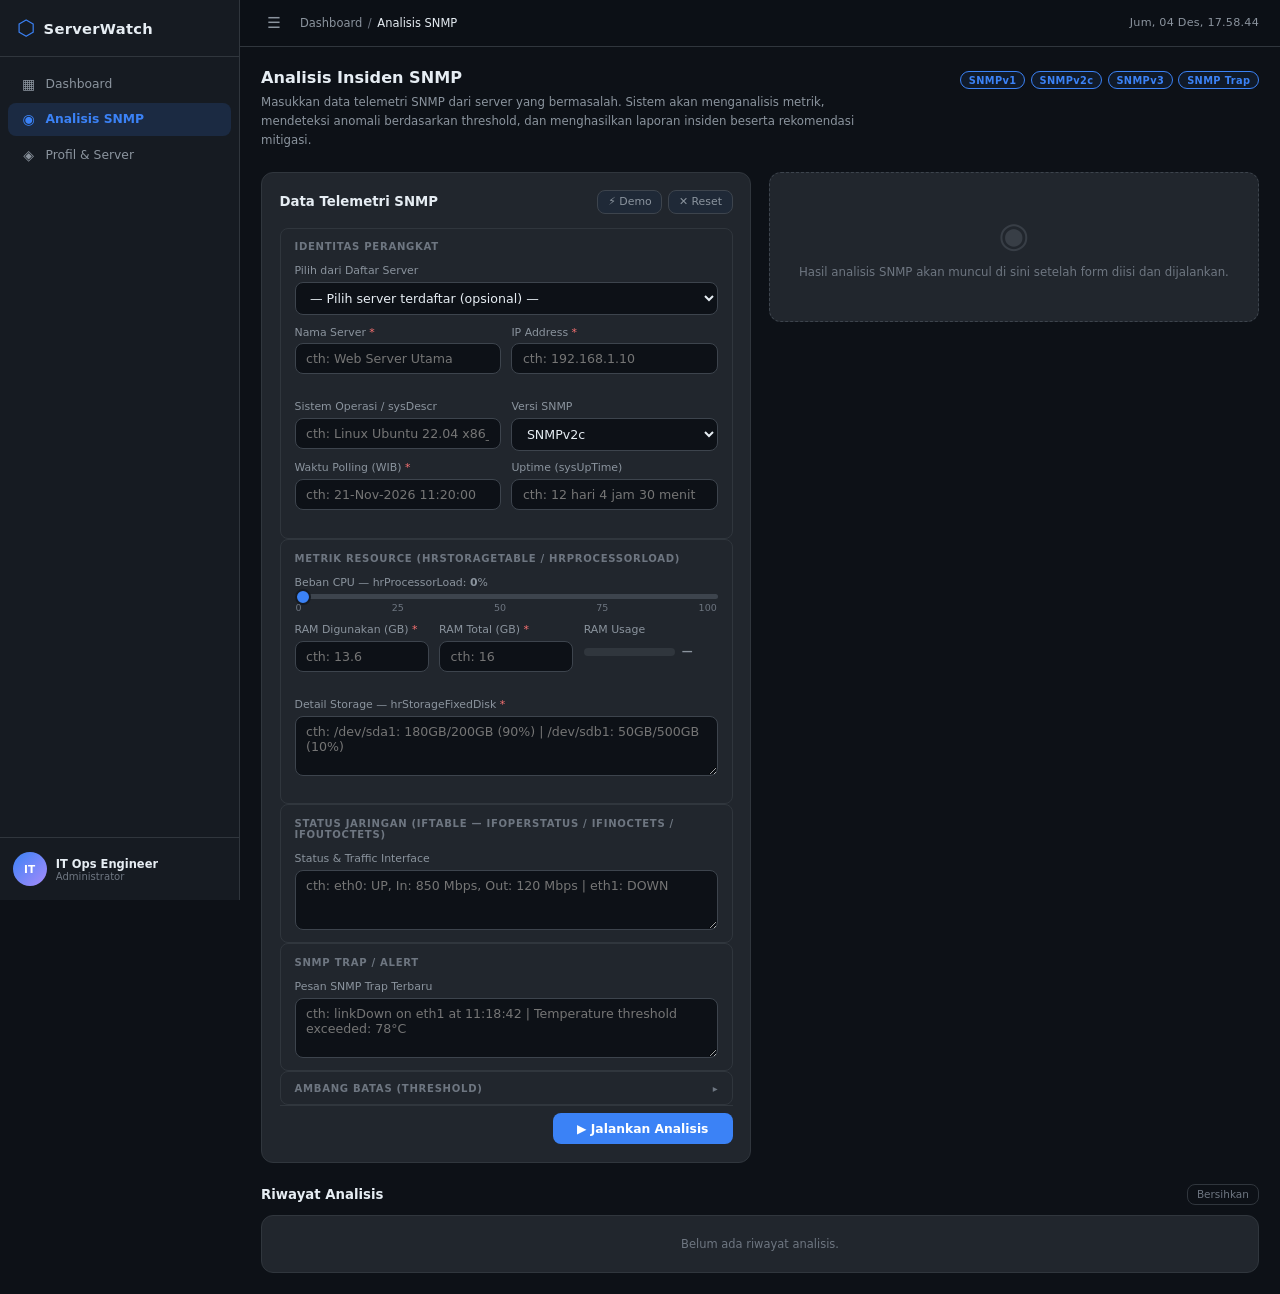
<file: server-monitor/snmp.html>
<!DOCTYPE html>
<html lang="id">
<head>
  <meta charset="UTF-8" />
  <meta name="viewport" content="width=device-width, initial-scale=1.0" />
  <title>ServerWatch — Analisis SNMP</title>
  <link rel="stylesheet" href="style.css" />
</head>
<body>
  <!-- Sidebar -->
  <aside class="sidebar" id="sidebar">
    <div class="sidebar-brand">
      <span class="brand-icon">⬡</span>
      <span class="brand-name">ServerWatch</span>
    </div>
    <nav class="sidebar-nav">
      <a href="index.html" class="nav-item">
        <span class="nav-icon">▦</span>
        <span>Dashboard</span>
      </a>
      <a href="snmp.html" class="nav-item active">
        <span class="nav-icon">◉</span>
        <span>Analisis SNMP</span>
      </a>
      <a href="profile.html" class="nav-item">
        <span class="nav-icon">◈</span>
        <span>Profil & Server</span>
      </a>
    </nav>
    <div class="sidebar-footer">
      <div class="ops-badge">
        <div class="ops-avatar" id="sidebarAvatar">IT</div>
        <div class="ops-info">
          <span class="ops-name" id="sidebarName">IT Ops</span>
          <span class="ops-role">Administrator</span>
        </div>
      </div>
    </div>
  </aside>

  <!-- Main Content -->
  <div class="main-wrapper">
    <header class="topbar">
      <div class="topbar-left">
        <button class="toggle-sidebar" id="toggleSidebar">☰</button>
        <div class="breadcrumb">
          <span>Dashboard</span>
          <span class="bc-sep">/</span>
          <span class="bc-current">Analisis SNMP</span>
        </div>
      </div>
      <div class="topbar-right">
        <div class="live-clock" id="liveClock"></div>
      </div>
    </header>

    <main class="content">

      <!-- Page intro -->
      <section class="snmp-intro">
        <div class="snmp-intro-text">
          <h1 class="snmp-page-title">Analisis Insiden SNMP</h1>
          <p class="snmp-page-desc">Masukkan data telemetri SNMP dari server yang bermasalah. Sistem akan menganalisis metrik, mendeteksi anomali berdasarkan threshold, dan menghasilkan laporan insiden beserta rekomendasi mitigasi.</p>
        </div>
        <div class="snmp-intro-badges">
          <span class="snmp-badge">SNMPv1</span>
          <span class="snmp-badge">SNMPv2c</span>
          <span class="snmp-badge">SNMPv3</span>
          <span class="snmp-badge">SNMP Trap</span>
        </div>
      </section>

      <!-- Two-column layout: form + result -->
      <div class="snmp-layout">

        <!-- ======= INPUT FORM ======= -->
        <section class="snmp-form-section">
          <div class="snmp-form-card">
            <div class="snmp-form-title-row">
              <h2 class="section-title">Data Telemetri SNMP</h2>
              <div class="snmp-form-actions">
                <button class="btn-ghost" id="btnFillDemo" title="Muat contoh data insiden">⚡ Demo</button>
                <button class="btn-ghost btn-ghost--red" id="btnClearForm" title="Kosongkan semua field">✕ Reset</button>
              </div>
            </div>

            <form id="snmpForm" novalidate>

              <!-- Section: Identitas -->
              <div class="snmp-fieldset">
                <div class="snmp-fieldset-label">Identitas Perangkat</div>
                <div class="snmp-field-row">
                  <div class="form-group snmp-select-server-wrap">
                    <label for="snmpSelectServer">Pilih dari Daftar Server</label>
                    <select id="snmpSelectServer">
                      <option value="">— Pilih server terdaftar (opsional) —</option>
                    </select>
                  </div>
                </div>
                <div class="snmp-field-row snmp-field-row--2">
                  <div class="form-group">
                    <label for="snmpServerName">Nama Server <span class="req">*</span></label>
                    <input type="text" id="snmpServerName" placeholder="cth: Web Server Utama" />
                    <span class="field-err" id="snmpErrName"></span>
                  </div>
                  <div class="form-group">
                    <label for="snmpIP">IP Address <span class="req">*</span></label>
                    <input type="text" id="snmpIP" placeholder="cth: 192.168.1.10" />
                    <span class="field-err" id="snmpErrIP"></span>
                  </div>
                </div>
                <div class="snmp-field-row snmp-field-row--2">
                  <div class="form-group">
                    <label for="snmpSysDescr">Sistem Operasi / sysDescr</label>
                    <input type="text" id="snmpSysDescr" placeholder="cth: Linux Ubuntu 22.04 x86_64" />
                  </div>
                  <div class="form-group">
                    <label for="snmpVersion">Versi SNMP</label>
                    <select id="snmpVersion">
                      <option value="SNMPv2c">SNMPv2c</option>
                      <option value="SNMPv1">SNMPv1</option>
                      <option value="SNMPv3">SNMPv3</option>
                    </select>
                  </div>
                </div>
                <div class="snmp-field-row snmp-field-row--2">
                  <div class="form-group">
                    <label for="snmpTimestamp">Waktu Polling (WIB) <span class="req">*</span></label>
                    <input type="text" id="snmpTimestamp" placeholder="cth: 21-Nov-2026 11:20:00" />
                    <span class="field-err" id="snmpErrTimestamp"></span>
                  </div>
                  <div class="form-group">
                    <label for="snmpUptime">Uptime (sysUpTime)</label>
                    <input type="text" id="snmpUptime" placeholder="cth: 12 hari 4 jam 30 menit" />
                  </div>
                </div>
              </div>

              <!-- Section: Resource -->
              <div class="snmp-fieldset">
                <div class="snmp-fieldset-label">Metrik Resource (hrStorageTable / hrProcessorLoad)</div>
                <div class="snmp-field-row">
                  <div class="form-group snmp-slider-group">
                    <label for="snmpCPU">Beban CPU — hrProcessorLoad: <strong id="snmpCPUVal">0</strong>%</label>
                    <div class="snmp-slider-wrap">
                      <input type="range" id="snmpCPU" min="0" max="100" value="0" class="snmp-slider" />
                      <div class="slider-ticks">
                        <span>0</span><span>25</span><span>50</span><span>75</span><span>100</span>
                      </div>
                    </div>
                  </div>
                </div>
                <div class="snmp-field-row snmp-field-row--3">
                  <div class="form-group">
                    <label for="snmpRAMUsed">RAM Digunakan (GB) <span class="req">*</span></label>
                    <input type="number" id="snmpRAMUsed" min="0" step="0.1" placeholder="cth: 13.6" />
                    <span class="field-err" id="snmpErrRAM"></span>
                  </div>
                  <div class="form-group">
                    <label for="snmpRAMTotal">RAM Total (GB) <span class="req">*</span></label>
                    <input type="number" id="snmpRAMTotal" min="1" step="0.1" placeholder="cth: 16" />
                  </div>
                  <div class="form-group">
                    <label>RAM Usage</label>
                    <div class="resource-gauge-wrap">
                      <div class="resource-gauge" id="ramGauge">
                        <div class="resource-gauge-fill" id="ramGaugeFill"></div>
                      </div>
                      <span class="resource-gauge-pct" id="ramPct">—</span>
                    </div>
                  </div>
                </div>
                <div class="snmp-field-row">
                  <div class="form-group">
                    <label for="snmpStorage">Detail Storage — hrStorageFixedDisk <span class="req">*</span></label>
                    <textarea id="snmpStorage" rows="2" placeholder="cth: /dev/sda1: 180GB/200GB (90%) | /dev/sdb1: 50GB/500GB (10%)"></textarea>
                    <span class="field-err" id="snmpErrStorage"></span>
                  </div>
                </div>
              </div>

              <!-- Section: Network -->
              <div class="snmp-fieldset">
                <div class="snmp-fieldset-label">Status Jaringan (ifTable — ifOperStatus / ifInOctets / ifOutOctets)</div>
                <div class="snmp-field-row">
                  <div class="form-group">
                    <label for="snmpNetwork">Status & Traffic Interface</label>
                    <textarea id="snmpNetwork" rows="2" placeholder="cth: eth0: UP, In: 850 Mbps, Out: 120 Mbps | eth1: DOWN"></textarea>
                  </div>
                </div>
              </div>

              <!-- Section: SNMP Trap -->
              <div class="snmp-fieldset">
                <div class="snmp-fieldset-label">SNMP Trap / Alert</div>
                <div class="snmp-field-row">
                  <div class="form-group">
                    <label for="snmpTrap">Pesan SNMP Trap Terbaru</label>
                    <textarea id="snmpTrap" rows="2" placeholder="cth: linkDown on eth1 at 11:18:42 | Temperature threshold exceeded: 78°C"></textarea>
                  </div>
                </div>
              </div>

              <!-- Section: Threshold override -->
              <div class="snmp-fieldset snmp-fieldset--collapsible" id="thresholdFieldset">
                <button type="button" class="snmp-fieldset-toggle" id="btnToggleThreshold">
                  <span class="snmp-fieldset-label" style="margin:0">Ambang Batas (Threshold)</span>
                  <span class="toggle-arrow" id="thresholdArrow">▸</span>
                </button>
                <div class="snmp-threshold-body" id="thresholdBody" style="display:none;">
                  <div class="snmp-field-row snmp-field-row--3">
                    <div class="form-group">
                      <label for="thCPU">CPU Warning (%)</label>
                      <input type="number" id="thCPU" value="80" min="1" max="100" />
                    </div>
                    <div class="form-group">
                      <label for="thRAM">RAM Warning (%)</label>
                      <input type="number" id="thRAM" value="85" min="1" max="100" />
                    </div>
                    <div class="form-group">
                      <label for="thStorage">Storage Warning (%)</label>
                      <input type="number" id="thStorage" value="90" min="1" max="100" />
                    </div>
                  </div>
                  <p class="snmp-threshold-note">CRITICAL otomatis ditetapkan pada Threshold + 10%.</p>
                </div>
              </div>

              <div class="snmp-form-submit">
                <button type="submit" class="btn-primary btn-analyze" id="btnAnalyze">
                  <span id="analyzeBtnText">▶ Jalankan Analisis</span>
                </button>
              </div>
            </form>
          </div>
        </section>

        <!-- ======= RESULT PANEL ======= -->
        <section class="snmp-result-section" id="snmpResultSection">
          <div class="snmp-result-placeholder" id="snmpResultPlaceholder">
            <div class="result-placeholder-icon">◉</div>
            <p>Hasil analisis SNMP akan muncul di sini setelah form diisi dan dijalankan.</p>
          </div>
          <div class="snmp-result-card" id="snmpResultCard" style="display:none;">
            <!-- Header bar -->
            <div class="result-header" id="resultHeader">
              <div class="result-header-left">
                <span class="result-urgency-badge" id="resultUrgencyBadge">—</span>
                <div>
                  <div class="result-server-name" id="resultServerName">—</div>
                  <div class="result-meta" id="resultMeta">—</div>
                </div>
              </div>
              <div class="result-header-right">
                <button class="btn-ghost btn-print" id="btnPrintResult" title="Cetak / Simpan PDF">⎙ Cetak</button>
                <button class="btn-ghost" id="btnCopyResult" title="Salin teks hasil analisis">⎘ Salin</button>
              </div>
            </div>

            <!-- Metric summary cards -->
            <div class="result-metrics" id="resultMetrics"></div>

            <!-- Analysis sections -->
            <div class="result-body" id="resultBody"></div>

            <!-- Timestamp footer -->
            <div class="result-footer" id="resultFooter"></div>
          </div>
        </section>

      </div><!-- end .snmp-layout -->

      <!-- Analysis History -->
      <section class="snmp-history-section">
        <div class="table-header">
          <h2 class="section-title">Riwayat Analisis</h2>
          <button class="btn-clear-log" id="btnClearHistory">Bersihkan</button>
        </div>
        <div class="snmp-history-list" id="snmpHistoryList">
          <div class="log-empty">Belum ada riwayat analisis.</div>
        </div>
      </section>

    </main>
  </div>

  <!-- Toast -->
  <div class="toast-container" id="toastContainer"></div>

  <script src="app.js"></script>
  <script src="snmp.js"></script>
</body>
</html>
</file>
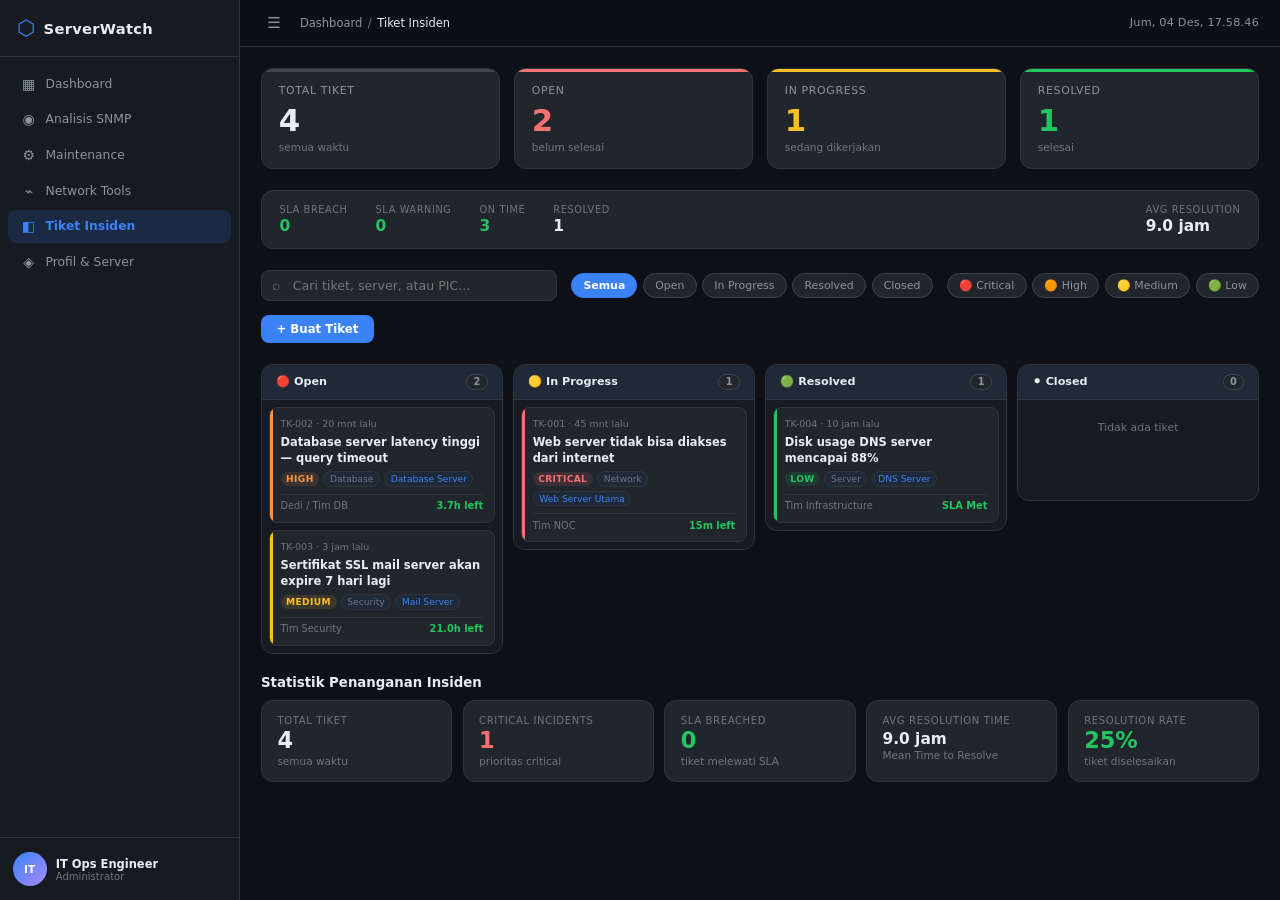
<file: server-monitor/tickets.html>
<!DOCTYPE html>
<html lang="id">
<head>
  <meta charset="UTF-8" />
  <meta name="viewport" content="width=device-width, initial-scale=1.0" />
  <title>ServerWatch — Tiket Insiden</title>
  <link rel="stylesheet" href="style.css" />
</head>
<body>
  <aside class="sidebar" id="sidebar">
    <div class="sidebar-brand">
      <span class="brand-icon">⬡</span>
      <span class="brand-name">ServerWatch</span>
    </div>
    <nav class="sidebar-nav">
      <a href="index.html" class="nav-item"><span class="nav-icon">▦</span><span>Dashboard</span></a>
      <a href="snmp.html" class="nav-item"><span class="nav-icon">◉</span><span>Analisis SNMP</span></a>
      <a href="maintenance.html" class="nav-item"><span class="nav-icon">⚙</span><span>Maintenance</span></a>
      <a href="nettools.html" class="nav-item"><span class="nav-icon">⌁</span><span>Network Tools</span></a>
      <a href="tickets.html" class="nav-item active"><span class="nav-icon">◧</span><span>Tiket Insiden</span></a>
      <a href="profile.html" class="nav-item"><span class="nav-icon">◈</span><span>Profil & Server</span></a>
    </nav>
    <div class="sidebar-footer">
      <div class="ops-badge">
        <div class="ops-avatar" id="sidebarAvatar">IT</div>
        <div class="ops-info">
          <span class="ops-name" id="sidebarName">IT Ops</span>
          <span class="ops-role">Administrator</span>
        </div>
      </div>
    </div>
  </aside>

  <div class="main-wrapper">
    <header class="topbar">
      <div class="topbar-left">
        <button class="toggle-sidebar" id="toggleSidebar">☰</button>
        <div class="breadcrumb">
          <span>Dashboard</span><span class="bc-sep">/</span>
          <span class="bc-current">Tiket Insiden</span>
        </div>
      </div>
      <div class="topbar-right">
        <div class="live-clock" id="liveClock"></div>
      </div>
    </header>

    <main class="content">

      <!-- Stats -->
      <section class="stats-row">
        <div class="stat-card"><div class="stat-label">Total Tiket</div><div class="stat-value" id="tkTotal">0</div><div class="stat-sub">semua waktu</div></div>
        <div class="stat-card offline"><div class="stat-label">Open</div><div class="stat-value" id="tkOpen">0</div><div class="stat-sub">belum selesai</div></div>
        <div class="stat-card warning"><div class="stat-label">In Progress</div><div class="stat-value" id="tkInProgress">0</div><div class="stat-sub">sedang dikerjakan</div></div>
        <div class="stat-card online"><div class="stat-label">Resolved</div><div class="stat-value" id="tkResolved">0</div><div class="stat-sub">selesai</div></div>
      </section>

      <!-- SLA Bar -->
      <div class="tk-sla-bar" id="tkSLABar"></div>

      <!-- Toolbar -->
      <section class="toolbar">
        <div class="search-wrap">
          <span class="search-icon">⌕</span>
          <input type="text" id="tkSearch" class="search-input" placeholder="Cari tiket, server, atau PIC..." />
        </div>
        <div class="filter-group">
          <button class="filter-btn active" data-tkfilter="all">Semua</button>
          <button class="filter-btn" data-tkfilter="open">Open</button>
          <button class="filter-btn" data-tkfilter="in-progress">In Progress</button>
          <button class="filter-btn" data-tkfilter="resolved">Resolved</button>
          <button class="filter-btn" data-tkfilter="closed">Closed</button>
        </div>
        <div class="filter-group">
          <button class="filter-btn" data-tkpriority="critical">🔴 Critical</button>
          <button class="filter-btn" data-tkpriority="high">🟠 High</button>
          <button class="filter-btn" data-tkpriority="medium">🟡 Medium</button>
          <button class="filter-btn" data-tkpriority="low">🟢 Low</button>
        </div>
        <button class="btn-primary" id="btnNewTicket">+ Buat Tiket</button>
      </section>

      <!-- Ticket Board (Kanban-style) -->
      <div class="tk-board" id="tkBoard">
        <div class="tk-col" id="col-open">
          <div class="tk-col-header">
            <span class="tk-col-title">🔴 Open</span>
            <span class="tk-col-count" id="colCountOpen">0</span>
          </div>
          <div class="tk-col-cards" id="cards-open"></div>
        </div>
        <div class="tk-col" id="col-in-progress">
          <div class="tk-col-header">
            <span class="tk-col-title">🟡 In Progress</span>
            <span class="tk-col-count" id="colCountInProgress">0</span>
          </div>
          <div class="tk-col-cards" id="cards-in-progress"></div>
        </div>
        <div class="tk-col" id="col-resolved">
          <div class="tk-col-header">
            <span class="tk-col-title">🟢 Resolved</span>
            <span class="tk-col-count" id="colCountResolved">0</span>
          </div>
          <div class="tk-col-cards" id="cards-resolved"></div>
        </div>
        <div class="tk-col" id="col-closed">
          <div class="tk-col-header">
            <span class="tk-col-title">⚫ Closed</span>
            <span class="tk-col-count" id="colCountClosed">0</span>
          </div>
          <div class="tk-col-cards" id="cards-closed"></div>
        </div>
      </div>

      <!-- Empty state for board -->
      <div class="empty-state" id="tkEmpty" style="display:none;">
        <div class="empty-icon">◧</div>
        <p>Belum ada tiket insiden.</p>
      </div>

      <!-- MTR (Mean Time to Resolve) Stats -->
      <section class="table-section" id="tkMTRSection">
        <div class="table-header">
          <h2 class="section-title">Statistik Penanganan Insiden</h2>
        </div>
        <div class="tk-mtr-grid" id="tkMTRGrid"></div>
      </section>

    </main>
  </div>

  <!-- New/Edit Ticket Modal -->
  <div class="modal-overlay" id="tkModalOverlay">
    <div class="modal">
      <div class="modal-header">
        <h3 id="tkModalTitle">Buat Tiket Insiden</h3>
        <button class="modal-close" id="tkModalClose">✕</button>
      </div>
      <div class="modal-body">
        <form id="tkForm" novalidate>
          <input type="hidden" id="tkEditId" />
          <div class="form-grid">
            <div class="form-group form-group--full">
              <label for="tkTitle">Judul Insiden <span class="req">*</span></label>
              <input type="text" id="tkTitle" placeholder="cth: Web server tidak bisa diakses dari internet" />
              <span class="field-err" id="tkErrTitle"></span>
            </div>
            <div class="form-group form-group--full">
              <label for="tkDesc">Deskripsi Detail <span class="req">*</span></label>
              <textarea id="tkDesc" rows="3" placeholder="Deskripsikan gejala, dampak, waktu pertama kali ditemukan..."></textarea>
              <span class="field-err" id="tkErrDesc"></span>
            </div>
            <div class="form-group">
              <label for="tkPriority">Prioritas <span class="req">*</span></label>
              <select id="tkPriority">
                <option value="critical">🔴 Critical — Layanan Down Total</option>
                <option value="high">🟠 High — Dampak Signifikan</option>
                <option value="medium" selected>🟡 Medium — Degradasi Parsial</option>
                <option value="low">🟢 Low — Minor / Informatif</option>
              </select>
            </div>
            <div class="form-group">
              <label for="tkCategory">Kategori</label>
              <select id="tkCategory">
                <option value="Network">Network / Konektivitas</option>
                <option value="Server">Server / Hardware</option>
                <option value="Application">Aplikasi / Software</option>
                <option value="Database">Database</option>
                <option value="Security">Security / Intrusion</option>
                <option value="Backup">Backup / Recovery</option>
                <option value="Performance">Performance Degradation</option>
                <option value="Other">Lainnya</option>
              </select>
            </div>
            <div class="form-group">
              <label for="tkAssignedServer">Server Terkait</label>
              <select id="tkAssignedServer">
                <option value="">— Tidak ada / Tidak diketahui —</option>
              </select>
            </div>
            <div class="form-group">
              <label for="tkPIC">Assigned To (PIC)</label>
              <input type="text" id="tkPIC" placeholder="cth: Budi / Tim NOC" />
            </div>
            <div class="form-group">
              <label for="tkStatus">Status Awal</label>
              <select id="tkStatus">
                <option value="open">Open</option>
                <option value="in-progress">In Progress</option>
              </select>
            </div>
            <div class="form-group">
              <label for="tkSLA">SLA Target</label>
              <select id="tkSLA">
                <option value="1">1 jam (Critical SLA)</option>
                <option value="4">4 jam</option>
                <option value="8" selected>8 jam (Bisnis)</option>
                <option value="24">24 jam</option>
                <option value="72">3 hari</option>
              </select>
            </div>
            <div class="form-group form-group--full">
              <label for="tkSteps">Langkah Penanganan (opsional)</label>
              <textarea id="tkSteps" rows="2" placeholder="Langkah yang sudah/akan dilakukan..."></textarea>
            </div>
          </div>
          <div class="form-actions">
            <button type="button" class="btn-secondary" id="tkFormCancel">Batal</button>
            <button type="submit" class="btn-primary" id="tkFormSubmit">Buat Tiket</button>
          </div>
        </form>
      </div>
    </div>
  </div>

  <!-- Ticket Detail Modal -->
  <div class="modal-overlay" id="tkDetailOverlay">
    <div class="modal">
      <div class="modal-header">
        <h3 id="tkDetailTitle">Detail Tiket</h3>
        <button class="modal-close" id="tkDetailClose">✕</button>
      </div>
      <div class="modal-body" id="tkDetailBody"></div>
    </div>
  </div>

  <div class="toast-container" id="toastContainer"></div>
  <script src="app.js"></script>
  <script src="tickets.js"></script>
</body>
</html>
</file>
<file: server-monitor/style.css>
/* ============================================================
   ServerWatch — stylesheet
   ============================================================ */

/* ---------- Reset & Base ---------- */
*, *::before, *::after { box-sizing: border-box; margin: 0; padding: 0; }

:root {
  --bg:          #0d1117;
  --bg2:         #161b22;
  --bg3:         #1f2937;
  --surface:     #21262d;
  --border:      #30363d;
  --border2:     #3d444d;
  --text:        #e6edf3;
  --text-muted:  #8b949e;
  --text-dim:    #6e7681;
  --accent:      #3b82f6;
  --accent-glow: rgba(59,130,246,.25);
  --green:       #22c55e;
  --green-bg:    rgba(34,197,94,.12);
  --red:         #f87171;
  --red-bg:      rgba(248,113,113,.12);
  --yellow:      #fbbf24;
  --yellow-bg:   rgba(251,191,36,.12);
  --purple:      #a78bfa;
  --sidebar-w:   240px;
  --radius:      8px;
  --radius-lg:   12px;
  --transition:  .18s ease;
  --font:        -apple-system,"Segoe UI",system-ui,sans-serif;
}

html { font-size: 14px; }
body {
  font-family: var(--font);
  background: var(--bg);
  color: var(--text);
  min-height: 100vh;
  display: flex;
  overflow-x: hidden;
}

a { text-decoration: none; color: inherit; }
button { cursor: pointer; font-family: var(--font); border: none; background: none; }
input, select, textarea {
  font-family: var(--font);
  font-size: .9rem;
  background: var(--bg);
  color: var(--text);
  border: 1px solid var(--border2);
  border-radius: var(--radius);
  padding: .5rem .75rem;
  width: 100%;
  outline: none;
  transition: border-color var(--transition), box-shadow var(--transition);
}
input:focus, select:focus, textarea:focus {
  border-color: var(--accent);
  box-shadow: 0 0 0 3px var(--accent-glow);
}
textarea { resize: vertical; min-height: 60px; }
select option { background: var(--bg3); }

/* ============================================================
   Sidebar
   ============================================================ */
.sidebar {
  width: var(--sidebar-w);
  min-height: 100vh;
  background: var(--bg2);
  border-right: 1px solid var(--border);
  display: flex;
  flex-direction: column;
  position: fixed;
  left: 0; top: 0; bottom: 0;
  z-index: 100;
  transition: transform var(--transition);
}
.sidebar.collapsed { transform: translateX(calc(-1 * var(--sidebar-w))); }

.sidebar-brand {
  display: flex;
  align-items: center;
  gap: .6rem;
  padding: 1.25rem 1.2rem;
  border-bottom: 1px solid var(--border);
}
.brand-icon {
  font-size: 1.5rem;
  color: var(--accent);
  line-height: 1;
}
.brand-name {
  font-size: 1.05rem;
  font-weight: 700;
  color: var(--text);
  letter-spacing: .02em;
}

.sidebar-nav {
  flex: 1;
  padding: .75rem .6rem;
  display: flex;
  flex-direction: column;
  gap: .2rem;
}
.nav-item {
  display: flex;
  align-items: center;
  gap: .65rem;
  padding: .6rem .9rem;
  border-radius: var(--radius);
  font-size: .88rem;
  color: var(--text-muted);
  transition: background var(--transition), color var(--transition);
}
.nav-item:hover { background: var(--surface); color: var(--text); }
.nav-item.active {
  background: rgba(59,130,246,.15);
  color: var(--accent);
  font-weight: 600;
}
.nav-icon { font-size: 1rem; width: 1.1rem; text-align: center; }

.sidebar-footer {
  padding: 1rem .9rem;
  border-top: 1px solid var(--border);
}
.ops-badge {
  display: flex;
  align-items: center;
  gap: .65rem;
}
.ops-avatar {
  width: 34px; height: 34px;
  border-radius: 50%;
  background: linear-gradient(135deg, var(--accent), var(--purple));
  display: flex; align-items: center; justify-content: center;
  font-size: .75rem;
  font-weight: 700;
  color: #fff;
  flex-shrink: 0;
}
.ops-info { display: flex; flex-direction: column; overflow: hidden; }
.ops-name { font-size: .82rem; font-weight: 600; white-space: nowrap; overflow: hidden; text-overflow: ellipsis; }
.ops-role { font-size: .72rem; color: var(--text-dim); }

/* ============================================================
   Main Wrapper
   ============================================================ */
.main-wrapper {
  margin-left: var(--sidebar-w);
  flex: 1;
  display: flex;
  flex-direction: column;
  min-height: 100vh;
  transition: margin-left var(--transition);
}
.main-wrapper.expanded { margin-left: 0; }

/* ============================================================
   Topbar
   ============================================================ */
.topbar {
  position: sticky;
  top: 0; z-index: 90;
  background: rgba(13,17,23,.88);
  backdrop-filter: blur(10px);
  border-bottom: 1px solid var(--border);
  display: flex;
  align-items: center;
  justify-content: space-between;
  padding: .7rem 1.5rem;
  gap: 1rem;
}
.topbar-left { display: flex; align-items: center; gap: .9rem; }
.topbar-right { display: flex; align-items: center; gap: .9rem; }

.toggle-sidebar {
  font-size: 1.1rem;
  color: var(--text-muted);
  padding: .3rem .45rem;
  border-radius: var(--radius);
  transition: background var(--transition), color var(--transition);
}
.toggle-sidebar:hover { background: var(--surface); color: var(--text); }

.breadcrumb { display: flex; align-items: center; gap: .4rem; font-size: .82rem; color: var(--text-muted); }
.bc-sep { color: var(--text-dim); }
.bc-current { color: var(--text); font-weight: 500; }

.live-clock {
  font-size: .8rem;
  color: var(--text-muted);
  font-variant-numeric: tabular-nums;
  letter-spacing: .02em;
}

.btn-refresh {
  font-size: .8rem;
  color: var(--accent);
  border: 1px solid var(--accent);
  border-radius: var(--radius);
  padding: .35rem .8rem;
  transition: background var(--transition), color var(--transition);
}
.btn-refresh:hover { background: var(--accent); color: #fff; }

/* ============================================================
   Content
   ============================================================ */
.content { padding: 1.5rem; display: flex; flex-direction: column; gap: 1.5rem; }

/* ============================================================
   Stats Cards
   ============================================================ */
.stats-row {
  display: grid;
  grid-template-columns: repeat(auto-fit, minmax(160px, 1fr));
  gap: 1rem;
}
.stat-card {
  background: var(--surface);
  border: 1px solid var(--border);
  border-radius: var(--radius-lg);
  padding: 1.1rem 1.2rem;
  position: relative;
  overflow: hidden;
  transition: border-color var(--transition), transform var(--transition);
}
.stat-card::before {
  content: '';
  position: absolute;
  top: 0; left: 0; right: 0;
  height: 3px;
  background: var(--border2);
  border-radius: var(--radius-lg) var(--radius-lg) 0 0;
}
.stat-card.online::before  { background: var(--green); }
.stat-card.offline::before { background: var(--red); }
.stat-card.warning::before { background: var(--yellow); }
.stat-card:hover { border-color: var(--border2); transform: translateY(-2px); }

.stat-label { font-size: .78rem; color: var(--text-muted); text-transform: uppercase; letter-spacing: .06em; }
.stat-value {
  font-size: 2.2rem;
  font-weight: 700;
  line-height: 1.2;
  margin: .3rem 0 .15rem;
  color: var(--text);
}
.stat-card.online  .stat-value { color: var(--green); }
.stat-card.offline .stat-value { color: var(--red); }
.stat-card.warning .stat-value { color: var(--yellow); }
.stat-sub { font-size: .75rem; color: var(--text-dim); }

/* ============================================================
   Toolbar
   ============================================================ */
.toolbar {
  display: flex;
  align-items: center;
  gap: 1rem;
  flex-wrap: wrap;
}
.search-wrap {
  position: relative;
  flex: 1;
  min-width: 220px;
}
.search-icon {
  position: absolute;
  left: .75rem; top: 50%;
  transform: translateY(-50%);
  color: var(--text-dim);
  font-size: 1rem;
  pointer-events: none;
}
.search-input {
  padding-left: 2.2rem;
  background: var(--surface);
  border-color: var(--border);
}
.filter-group { display: flex; gap: .4rem; flex-wrap: wrap; }
.filter-btn {
  font-size: .78rem;
  padding: .35rem .8rem;
  border-radius: 999px;
  border: 1px solid var(--border2);
  color: var(--text-muted);
  background: var(--surface);
  transition: all var(--transition);
}
.filter-btn:hover { border-color: var(--accent); color: var(--accent); }
.filter-btn.active { background: var(--accent); border-color: var(--accent); color: #fff; font-weight: 600; }

/* ============================================================
   Server Table
   ============================================================ */
.table-section, .log-section { display: flex; flex-direction: column; gap: .75rem; }
.table-header { display: flex; align-items: center; justify-content: space-between; }
.section-title { font-size: .95rem; font-weight: 600; color: var(--text); }
.last-updated { font-size: .75rem; color: var(--text-dim); }

.table-wrap {
  background: var(--surface);
  border: 1px solid var(--border);
  border-radius: var(--radius-lg);
  overflow: hidden;
}
.server-table {
  width: 100%;
  border-collapse: collapse;
  font-size: .84rem;
}
.server-table thead tr {
  background: var(--bg3);
  border-bottom: 1px solid var(--border);
}
.server-table th {
  padding: .7rem 1rem;
  text-align: left;
  font-size: .75rem;
  font-weight: 600;
  color: var(--text-muted);
  text-transform: uppercase;
  letter-spacing: .05em;
  white-space: nowrap;
}
.server-table td {
  padding: .75rem 1rem;
  border-bottom: 1px solid var(--border);
  vertical-align: middle;
  white-space: nowrap;
}
.server-table tbody tr:last-child td { border-bottom: none; }
.server-table tbody tr {
  transition: background var(--transition);
}
.server-table tbody tr:hover { background: rgba(255,255,255,.025); }

/* Row number */
.td-num { color: var(--text-dim); font-size: .78rem; }

/* Server name cell */
.cell-name { display: flex; flex-direction: column; gap: .15rem; }
.cell-name .srv-name { font-weight: 600; color: var(--text); }
.cell-name .srv-os { font-size: .72rem; color: var(--text-dim); }

/* Type badge */
.type-badge {
  display: inline-block;
  padding: .2rem .55rem;
  border-radius: 999px;
  font-size: .72rem;
  font-weight: 600;
  background: var(--bg3);
  color: var(--text-muted);
  border: 1px solid var(--border2);
}

/* Status badge */
.status-badge {
  display: inline-flex;
  align-items: center;
  gap: .35rem;
  padding: .25rem .65rem;
  border-radius: 999px;
  font-size: .75rem;
  font-weight: 600;
  letter-spacing: .02em;
}
.status-badge.online  { background: var(--green-bg); color: var(--green); }
.status-badge.offline { background: var(--red-bg);   color: var(--red); }
.status-badge.warning { background: var(--yellow-bg); color: var(--yellow); }
.status-badge.checking { background: rgba(167,139,250,.12); color: var(--purple); }

.pulse {
  width: 7px; height: 7px;
  border-radius: 50%;
  background: currentColor;
  flex-shrink: 0;
  animation: pulse 1.8s infinite;
}
.status-badge.online  .pulse { animation: pulse 1.8s infinite; }
.status-badge.offline .pulse { animation: none; }
.status-badge.checking .pulse { animation: pulse .8s infinite; }

@keyframes pulse {
  0%, 100% { opacity: 1; transform: scale(1); }
  50%       { opacity: .4; transform: scale(.75); }
}

/* Ping cell */
.ping-cell { display: flex; align-items: center; gap: .4rem; }
.ping-val  { font-variant-numeric: tabular-nums; font-weight: 600; }
.ping-val.good    { color: var(--green); }
.ping-val.medium  { color: var(--yellow); }
.ping-val.bad     { color: var(--red); }
.ping-bar { width: 50px; height: 5px; background: var(--border); border-radius: 999px; overflow: hidden; }
.ping-fill { height: 100%; border-radius: 999px; transition: width .4s ease; }
.ping-fill.good   { background: var(--green); }
.ping-fill.medium { background: var(--yellow); }
.ping-fill.bad    { background: var(--red); }

/* Uptime cell */
.uptime-val { font-size: .82rem; color: var(--text-muted); }

/* Action buttons */
.action-btns { display: flex; align-items: center; gap: .4rem; }
.btn-icon {
  width: 28px; height: 28px;
  border-radius: var(--radius);
  display: flex; align-items: center; justify-content: center;
  font-size: .85rem;
  transition: background var(--transition), color var(--transition);
  color: var(--text-muted);
}
.btn-icon:hover { background: var(--bg3); color: var(--text); }
.btn-icon.btn-ping:hover  { color: var(--accent); }
.btn-icon.btn-delete:hover { color: var(--red); }

/* Empty state */
.empty-state {
  padding: 3rem 1rem;
  text-align: center;
  color: var(--text-dim);
}
.empty-icon { font-size: 2.5rem; margin-bottom: .75rem; opacity: .4; }
.empty-state p { font-size: .88rem; margin-bottom: .75rem; }
.btn-add-link {
  display: inline-block;
  padding: .45rem 1rem;
  background: var(--accent);
  color: #fff;
  border-radius: var(--radius);
  font-size: .82rem;
  font-weight: 600;
  transition: opacity var(--transition);
}
.btn-add-link:hover { opacity: .85; }

/* ============================================================
   Activity Log
   ============================================================ */
.btn-clear-log {
  font-size: .75rem;
  color: var(--text-dim);
  border: 1px solid var(--border);
  border-radius: var(--radius);
  padding: .25rem .65rem;
  transition: color var(--transition), border-color var(--transition);
}
.btn-clear-log:hover { color: var(--red); border-color: var(--red); }

.log-wrap {
  background: var(--surface);
  border: 1px solid var(--border);
  border-radius: var(--radius-lg);
  max-height: 220px;
  overflow-y: auto;
  padding: .5rem;
}
.log-empty { text-align: center; color: var(--text-dim); font-size: .82rem; padding: 1.5rem; }
.log-entry {
  display: flex;
  align-items: flex-start;
  gap: .6rem;
  padding: .45rem .6rem;
  border-radius: var(--radius);
  font-size: .78rem;
  transition: background var(--transition);
}
.log-entry:hover { background: rgba(255,255,255,.025); }
.log-time { color: var(--text-dim); font-variant-numeric: tabular-nums; white-space: nowrap; flex-shrink: 0; }
.log-dot  { width: 6px; height: 6px; border-radius: 50%; margin-top: .35rem; flex-shrink: 0; }
.log-dot.online  { background: var(--green); }
.log-dot.offline { background: var(--red); }
.log-dot.warning { background: var(--yellow); }
.log-dot.info    { background: var(--accent); }
.log-msg { color: var(--text-muted); line-height: 1.5; }

/* Scrollbar */
::-webkit-scrollbar { width: 6px; height: 6px; }
::-webkit-scrollbar-track { background: transparent; }
::-webkit-scrollbar-thumb { background: var(--border2); border-radius: 999px; }
::-webkit-scrollbar-thumb:hover { background: var(--text-dim); }

/* ============================================================
   Profile Page
   ============================================================ */
.profile-section { display: flex; flex-direction: column; gap: .75rem; }
.profile-card {
  background: var(--surface);
  border: 1px solid var(--border);
  border-radius: var(--radius-lg);
  padding: 1.5rem;
  display: flex;
  gap: 2rem;
  flex-wrap: wrap;
}
.profile-avatar-wrap {
  position: relative;
  flex-shrink: 0;
}
.profile-avatar {
  width: 80px; height: 80px;
  border-radius: 50%;
  background: linear-gradient(135deg, var(--accent), var(--purple));
  display: flex; align-items: center; justify-content: center;
  font-size: 1.6rem;
  font-weight: 700;
  color: #fff;
  letter-spacing: .05em;
}
.btn-change-avatar {
  position: absolute;
  bottom: 0; right: 0;
  width: 24px; height: 24px;
  border-radius: 50%;
  background: var(--bg3);
  border: 1px solid var(--border2);
  font-size: .7rem;
  color: var(--text-muted);
  display: flex; align-items: center; justify-content: center;
  transition: color var(--transition), background var(--transition);
}
.btn-change-avatar:hover { color: var(--accent); background: var(--surface); }

.profile-details {
  flex: 1;
  display: grid;
  grid-template-columns: repeat(auto-fit, minmax(220px, 1fr));
  gap: 1rem;
}
.profile-field { display: flex; flex-direction: column; gap: .3rem; }
.profile-field label { font-size: .72rem; color: var(--text-dim); text-transform: uppercase; letter-spacing: .06em; }
.editable-wrap { display: flex; align-items: center; gap: .5rem; }
.editable-val { font-size: .88rem; color: var(--text); flex: 1; word-break: break-word; }
.btn-edit {
  font-size: .72rem;
  color: var(--text-dim);
  border: 1px solid var(--border);
  border-radius: var(--radius);
  padding: .15rem .4rem;
  flex-shrink: 0;
  transition: color var(--transition), border-color var(--transition);
}
.btn-edit:hover { color: var(--accent); border-color: var(--accent); }

/* ============================================================
   Add Server Section
   ============================================================ */
.add-server-section { display: flex; flex-direction: column; gap: 1rem; }
.section-header-row { display: flex; align-items: center; justify-content: space-between; }

/* Add Form */
.add-form-wrap {
  background: var(--surface);
  border: 1px solid var(--border);
  border-radius: var(--radius-lg);
  padding: 1.25rem;
  animation: slideDown .18s ease;
}
@keyframes slideDown {
  from { opacity: 0; transform: translateY(-8px); }
  to   { opacity: 1; transform: translateY(0); }
}
.add-server-form .form-grid {
  display: grid;
  grid-template-columns: repeat(auto-fit, minmax(220px, 1fr));
  gap: .9rem;
}
.form-group { display: flex; flex-direction: column; gap: .35rem; }
.form-group label { font-size: .78rem; color: var(--text-muted); font-weight: 500; }
.form-group--full { grid-column: 1 / -1; }
.req { color: var(--red); }
.field-err { font-size: .73rem; color: var(--red); min-height: 1em; }
.form-actions {
  display: flex;
  justify-content: flex-end;
  gap: .6rem;
  margin-top: 1rem;
  padding-top: .9rem;
  border-top: 1px solid var(--border);
}

/* Buttons */
.btn-primary {
  background: var(--accent);
  color: #fff;
  border-radius: var(--radius);
  padding: .5rem 1.1rem;
  font-size: .84rem;
  font-weight: 600;
  transition: opacity var(--transition), transform var(--transition);
}
.btn-primary:hover { opacity: .88; transform: translateY(-1px); }
.btn-secondary {
  background: var(--bg3);
  color: var(--text-muted);
  border: 1px solid var(--border2);
  border-radius: var(--radius);
  padding: .5rem 1.1rem;
  font-size: .84rem;
  transition: color var(--transition), border-color var(--transition);
}
.btn-secondary:hover { color: var(--text); border-color: var(--text-dim); }

/* Server Cards */
.server-cards {
  display: grid;
  grid-template-columns: repeat(auto-fill, minmax(280px, 1fr));
  gap: 1rem;
}
.server-card {
  background: var(--surface);
  border: 1px solid var(--border);
  border-radius: var(--radius-lg);
  padding: 1.1rem;
  display: flex;
  flex-direction: column;
  gap: .7rem;
  transition: border-color var(--transition), transform var(--transition);
  position: relative;
  overflow: hidden;
}
.server-card::before {
  content: '';
  position: absolute;
  left: 0; top: 0; bottom: 0;
  width: 3px;
  background: var(--border2);
  border-radius: var(--radius-lg) 0 0 var(--radius-lg);
}
.server-card.online::before  { background: var(--green); }
.server-card.offline::before { background: var(--red); }
.server-card.warning::before { background: var(--yellow); }
.server-card:hover { border-color: var(--border2); transform: translateY(-2px); }

.card-top {
  display: flex;
  align-items: flex-start;
  justify-content: space-between;
  gap: .5rem;
}
.card-name { font-size: .92rem; font-weight: 700; color: var(--text); }
.card-actions { display: flex; gap: .3rem; flex-shrink: 0; }

.card-meta { display: flex; flex-direction: column; gap: .3rem; }
.meta-row {
  display: flex;
  gap: .5rem;
  align-items: center;
  font-size: .78rem;
  color: var(--text-muted);
}
.meta-label { color: var(--text-dim); min-width: 55px; }
.meta-val { color: var(--text); }

.card-notes {
  font-size: .75rem;
  color: var(--text-dim);
  font-style: italic;
  border-top: 1px solid var(--border);
  padding-top: .5rem;
  word-break: break-word;
}

/* ============================================================
   Modal
   ============================================================ */
.modal-overlay {
  position: fixed;
  inset: 0;
  background: rgba(0,0,0,.65);
  backdrop-filter: blur(4px);
  z-index: 200;
  display: flex;
  align-items: center;
  justify-content: center;
  opacity: 0;
  pointer-events: none;
  transition: opacity var(--transition);
}
.modal-overlay.open { opacity: 1; pointer-events: all; }

.modal {
  background: var(--bg2);
  border: 1px solid var(--border2);
  border-radius: var(--radius-lg);
  width: 90%;
  max-width: 580px;
  max-height: 90vh;
  overflow-y: auto;
  transform: translateY(20px);
  transition: transform var(--transition);
}
.modal--sm { max-width: 420px; }
.modal-overlay.open .modal { transform: translateY(0); }

.modal-header {
  display: flex;
  align-items: center;
  justify-content: space-between;
  padding: 1rem 1.25rem;
  border-bottom: 1px solid var(--border);
}
.modal-header h3 { font-size: .95rem; font-weight: 600; }
.modal-close {
  color: var(--text-dim);
  font-size: .9rem;
  width: 28px; height: 28px;
  border-radius: var(--radius);
  display: flex; align-items: center; justify-content: center;
  transition: background var(--transition), color var(--transition);
}
.modal-close:hover { background: var(--bg3); color: var(--red); }

.modal-body { padding: 1.25rem; }

/* Detail modal table */
.detail-table { width: 100%; border-collapse: collapse; font-size: .84rem; }
.detail-table tr { border-bottom: 1px solid var(--border); }
.detail-table tr:last-child { border-bottom: none; }
.detail-table th {
  text-align: left;
  padding: .55rem .75rem;
  color: var(--text-dim);
  font-weight: 500;
  width: 42%;
  font-size: .78rem;
}
.detail-table td {
  padding: .55rem .75rem;
  color: var(--text);
  word-break: break-word;
}
.ping-history {
  display: flex;
  align-items: flex-end;
  gap: 3px;
  margin-top: .75rem;
}
.ping-bar-v {
  width: 10px;
  border-radius: 3px 3px 0 0;
  background: var(--green);
  transition: height .3s ease;
}
.ping-bar-v.medium { background: var(--yellow); }
.ping-bar-v.bad    { background: var(--red); }
.ping-history-label { font-size: .72rem; color: var(--text-dim); margin-top: .4rem; text-align: center; }

/* Edit profile modal */
.edit-field-wrap { display: flex; flex-direction: column; gap: .35rem; }
.edit-field-wrap label { font-size: .78rem; color: var(--text-muted); }
.edit-modal-actions {
  display: flex;
  justify-content: flex-end;
  gap: .6rem;
  margin-top: 1rem;
}

/* ============================================================
   Toast Notifications
   ============================================================ */
.toast-container {
  position: fixed;
  bottom: 1.5rem;
  right: 1.5rem;
  z-index: 999;
  display: flex;
  flex-direction: column;
  gap: .5rem;
  align-items: flex-end;
}
.toast {
  background: var(--bg2);
  border: 1px solid var(--border2);
  border-left: 3px solid var(--accent);
  border-radius: var(--radius);
  padding: .65rem 1rem;
  font-size: .8rem;
  color: var(--text);
  min-width: 220px;
  max-width: 320px;
  box-shadow: 0 4px 20px rgba(0,0,0,.4);
  animation: toastIn .2s ease;
  display: flex;
  align-items: center;
  gap: .5rem;
}
.toast.success { border-left-color: var(--green); }
.toast.error   { border-left-color: var(--red); }
.toast.warning { border-left-color: var(--yellow); }
.toast-icon { font-size: .9rem; flex-shrink: 0; }
.toast.success .toast-icon { color: var(--green); }
.toast.error   .toast-icon { color: var(--red); }
.toast.warning .toast-icon { color: var(--yellow); }

@keyframes toastIn {
  from { opacity: 0; transform: translateX(20px); }
  to   { opacity: 1; transform: translateX(0); }
}
@keyframes toastOut {
  from { opacity: 1; transform: translateX(0); }
  to   { opacity: 0; transform: translateX(20px); }
}
.toast.removing { animation: toastOut .2s ease forwards; }

/* ============================================================
   Responsive
   ============================================================ */
@media (max-width: 768px) {
  .sidebar { transform: translateX(calc(-1 * var(--sidebar-w))); }
  .sidebar.mobile-open { transform: translateX(0); }
  .main-wrapper { margin-left: 0; }
  .stats-row { grid-template-columns: repeat(2, 1fr); }
  .server-table th:nth-child(5),
  .server-table td:nth-child(5),
  .server-table th:nth-child(8),
  .server-table td:nth-child(8) { display: none; }
  .profile-card { flex-direction: column; }
  .profile-avatar-wrap { align-self: center; }
}
@media (max-width: 480px) {
  .stats-row { grid-template-columns: 1fr 1fr; }
  .toolbar { flex-direction: column; align-items: stretch; }
  .server-cards { grid-template-columns: 1fr; }
}

/* ============================================================
   SNMP Analysis Page — additional styles
   ============================================================ */

/* Page intro */
.snmp-intro {
  display: flex;
  align-items: flex-start;
  justify-content: space-between;
  gap: 1rem;
  flex-wrap: wrap;
}
.snmp-page-title {
  font-size: 1.15rem;
  font-weight: 700;
  color: var(--text);
  margin-bottom: .4rem;
}
.snmp-page-desc {
  font-size: .84rem;
  color: var(--text-muted);
  max-width: 600px;
  line-height: 1.65;
}
.snmp-intro-badges {
  display: flex;
  gap: .4rem;
  flex-wrap: wrap;
  flex-shrink: 0;
  align-items: flex-start;
  padding-top: .2rem;
}
.snmp-badge {
  font-size: .7rem;
  font-weight: 600;
  padding: .2rem .55rem;
  border-radius: 999px;
  border: 1px solid var(--accent);
  color: var(--accent);
  background: rgba(59,130,246,.08);
  letter-spacing: .04em;
}

/* Two-column layout */
.snmp-layout {
  display: grid;
  grid-template-columns: minmax(380px, 1fr) minmax(320px, 1fr);
  gap: 1.25rem;
  align-items: start;
}

/* ---- Form section ---- */
.snmp-form-card {
  background: var(--surface);
  border: 1px solid var(--border);
  border-radius: var(--radius-lg);
  padding: 1.25rem;
  display: flex;
  flex-direction: column;
  gap: 1rem;
}
.snmp-form-title-row {
  display: flex;
  align-items: center;
  justify-content: space-between;
  gap: .5rem;
}
.snmp-form-actions { display: flex; gap: .4rem; }
.btn-ghost {
  font-size: .78rem;
  color: var(--text-muted);
  border: 1px solid var(--border2);
  border-radius: var(--radius);
  padding: .3rem .7rem;
  background: var(--bg3);
  transition: color var(--transition), border-color var(--transition), background var(--transition);
}
.btn-ghost:hover { color: var(--accent); border-color: var(--accent); background: rgba(59,130,246,.08); }
.btn-ghost--red:hover { color: var(--red); border-color: var(--red); background: rgba(248,113,113,.08); }

/* Fieldset grouping */
.snmp-fieldset {
  border: 1px solid var(--border);
  border-radius: var(--radius);
  padding: .9rem 1rem;
  display: flex;
  flex-direction: column;
  gap: .75rem;
}
.snmp-fieldset-label {
  font-size: .72rem;
  font-weight: 600;
  color: var(--text-dim);
  text-transform: uppercase;
  letter-spacing: .07em;
  margin-bottom: .1rem;
}
.snmp-fieldset--collapsible { gap: 0; padding: 0; }
.snmp-fieldset-toggle {
  width: 100%;
  display: flex;
  align-items: center;
  justify-content: space-between;
  padding: .75rem 1rem;
  border-radius: var(--radius);
  background: none;
  color: var(--text-muted);
  transition: background var(--transition);
  text-align: left;
}
.snmp-fieldset-toggle:hover { background: rgba(255,255,255,.03); }
.toggle-arrow { font-size: .7rem; color: var(--text-dim); transition: transform var(--transition); }
.toggle-arrow.open { transform: rotate(90deg); }
.snmp-threshold-body {
  padding: 0 1rem .9rem;
  display: flex;
  flex-direction: column;
  gap: .75rem;
  animation: slideDown .15s ease;
}
.snmp-threshold-note { font-size: .73rem; color: var(--text-dim); font-style: italic; }

/* Field rows */
.snmp-field-row { display: flex; flex-direction: column; gap: .75rem; }
.snmp-field-row--2 { display: grid; grid-template-columns: 1fr 1fr; gap: .75rem; }
.snmp-field-row--3 { display: grid; grid-template-columns: 1fr 1fr 1fr; gap: .75rem; }

/* Slider */
.snmp-slider-group { gap: .4rem; }
.snmp-slider-wrap { display: flex; flex-direction: column; gap: .2rem; }
.snmp-slider {
  -webkit-appearance: none;
  appearance: none;
  width: 100%;
  height: 5px;
  border-radius: 999px;
  background: var(--border2);
  outline: none;
  border: none;
  padding: 0;
  cursor: pointer;
}
.snmp-slider::-webkit-slider-thumb {
  -webkit-appearance: none;
  appearance: none;
  width: 16px; height: 16px;
  border-radius: 50%;
  background: var(--accent);
  border: 2px solid var(--bg2);
  cursor: pointer;
  transition: background var(--transition);
}
.snmp-slider::-moz-range-thumb {
  width: 14px; height: 14px;
  border-radius: 50%;
  background: var(--accent);
  border: 2px solid var(--bg2);
  cursor: pointer;
}
.slider-ticks {
  display: flex;
  justify-content: space-between;
  font-size: .68rem;
  color: var(--text-dim);
  padding: 0 1px;
}

/* RAM gauge */
.resource-gauge-wrap {
  display: flex;
  align-items: center;
  gap: .5rem;
  padding-top: .3rem;
}
.resource-gauge {
  flex: 1;
  height: 8px;
  background: var(--border);
  border-radius: 999px;
  overflow: hidden;
}
.resource-gauge-fill {
  height: 100%;
  border-radius: 999px;
  background: var(--green);
  transition: width .3s ease, background .3s ease;
  width: 0%;
}
.resource-gauge-fill.medium { background: var(--yellow); }
.resource-gauge-fill.bad    { background: var(--red); }
.resource-gauge-pct { font-size: .78rem; font-weight: 600; color: var(--text-muted); min-width: 36px; }

/* Submit */
.snmp-form-submit {
  display: flex;
  justify-content: flex-end;
  padding-top: .5rem;
  border-top: 1px solid var(--border);
}
.btn-analyze {
  min-width: 180px;
  display: flex;
  align-items: center;
  justify-content: center;
  gap: .5rem;
  font-size: .88rem;
  padding: .6rem 1.4rem;
}
.btn-analyze.loading { opacity: .7; cursor: not-allowed; }

/* ---- Result section ---- */
.snmp-result-placeholder {
  background: var(--surface);
  border: 1px dashed var(--border2);
  border-radius: var(--radius-lg);
  padding: 3rem 1.5rem;
  text-align: center;
  color: var(--text-dim);
  display: flex;
  flex-direction: column;
  align-items: center;
  gap: .75rem;
}
.result-placeholder-icon { font-size: 2.5rem; opacity: .3; }
.snmp-result-placeholder p { font-size: .84rem; }

.snmp-result-card {
  background: var(--surface);
  border: 1px solid var(--border);
  border-radius: var(--radius-lg);
  overflow: hidden;
  animation: slideDown .22s ease;
}

/* Result header */
.result-header {
  display: flex;
  align-items: center;
  justify-content: space-between;
  gap: 1rem;
  padding: 1rem 1.25rem;
  border-bottom: 1px solid var(--border);
  flex-wrap: wrap;
}
.result-header.level-normal   { background: rgba(34,197,94,.07); border-bottom-color: rgba(34,197,94,.2); }
.result-header.level-warning  { background: rgba(251,191,36,.07); border-bottom-color: rgba(251,191,36,.2); }
.result-header.level-critical { background: rgba(248,113,113,.07); border-bottom-color: rgba(248,113,113,.2); }

.result-header-left { display: flex; align-items: center; gap: .75rem; }
.result-header-right { display: flex; gap: .4rem; }

.result-urgency-badge {
  display: inline-flex;
  align-items: center;
  gap: .35rem;
  padding: .3rem .8rem;
  border-radius: 999px;
  font-size: .78rem;
  font-weight: 700;
  letter-spacing: .06em;
  text-transform: uppercase;
}
.result-urgency-badge.normal   { background: var(--green-bg);  color: var(--green); }
.result-urgency-badge.warning  { background: var(--yellow-bg); color: var(--yellow); }
.result-urgency-badge.critical { background: var(--red-bg);    color: var(--red); animation: flashBadge 1.2s ease infinite; }
@keyframes flashBadge {
  0%, 100% { opacity: 1; } 50% { opacity: .55; }
}

.result-server-name { font-size: .95rem; font-weight: 700; color: var(--text); }
.result-meta { font-size: .75rem; color: var(--text-dim); margin-top: .15rem; }

.btn-print, .btn-copy-result { font-size: .75rem; }

/* Result metric mini-cards */
.result-metrics {
  display: grid;
  grid-template-columns: repeat(auto-fit, minmax(120px, 1fr));
  gap: 0;
  border-bottom: 1px solid var(--border);
}
.result-metric-item {
  padding: .8rem 1rem;
  border-right: 1px solid var(--border);
  display: flex;
  flex-direction: column;
  gap: .2rem;
}
.result-metric-item:last-child { border-right: none; }
.rmi-label { font-size: .68rem; color: var(--text-dim); text-transform: uppercase; letter-spacing: .06em; }
.rmi-value { font-size: 1.1rem; font-weight: 700; }
.rmi-value.normal  { color: var(--green); }
.rmi-value.warning { color: var(--yellow); }
.rmi-value.critical{ color: var(--red); }
.rmi-value.muted   { color: var(--text-muted); }
.rmi-sub { font-size: .7rem; color: var(--text-dim); }

/* Result body sections */
.result-body { padding: 1.1rem 1.25rem; display: flex; flex-direction: column; gap: 1rem; }

.result-section { display: flex; flex-direction: column; gap: .5rem; }
.result-section-title {
  display: flex;
  align-items: center;
  gap: .5rem;
  font-size: .78rem;
  font-weight: 700;
  text-transform: uppercase;
  letter-spacing: .07em;
  color: var(--text-muted);
  padding-bottom: .4rem;
  border-bottom: 1px solid var(--border);
}
.result-section-icon { font-size: .9rem; }

.result-status-summary { font-size: .88rem; color: var(--text); line-height: 1.65; }

.result-points { display: flex; flex-direction: column; gap: .5rem; }
.result-point {
  display: flex;
  gap: .65rem;
  align-items: flex-start;
  font-size: .84rem;
  color: var(--text-muted);
  line-height: 1.6;
}
.result-point-num {
  flex-shrink: 0;
  width: 20px; height: 20px;
  border-radius: 50%;
  background: var(--bg3);
  border: 1px solid var(--border2);
  font-size: .68rem;
  font-weight: 700;
  color: var(--text-dim);
  display: flex;
  align-items: center;
  justify-content: center;
  margin-top: .15rem;
}
.result-point-num.accent   { background: rgba(59,130,246,.15); border-color: var(--accent); color: var(--accent); }
.result-point-num.warning  { background: rgba(251,191,36,.15); border-color: var(--yellow); color: var(--yellow); }
.result-point-num.critical { background: rgba(248,113,113,.15); border-color: var(--red); color: var(--red); }

.result-point strong { color: var(--text); font-weight: 600; }
.result-point code {
  font-family: "Cascadia Code","Consolas",monospace;
  font-size: .78rem;
  background: var(--bg3);
  border: 1px solid var(--border);
  border-radius: 4px;
  padding: .05rem .35rem;
  color: var(--purple);
}

/* Warning/risk box */
.result-risk-box {
  display: flex;
  gap: .65rem;
  align-items: flex-start;
  background: rgba(248,113,113,.07);
  border: 1px solid rgba(248,113,113,.25);
  border-radius: var(--radius);
  padding: .65rem .9rem;
  font-size: .8rem;
  color: var(--text-muted);
  line-height: 1.6;
}
.result-risk-icon { color: var(--red); flex-shrink: 0; font-size: .9rem; margin-top: .05rem; }

/* Result footer */
.result-footer {
  padding: .65rem 1.25rem;
  border-top: 1px solid var(--border);
  font-size: .73rem;
  color: var(--text-dim);
  display: flex;
  justify-content: space-between;
  gap: .5rem;
  flex-wrap: wrap;
}

/* ---- Analysis History ---- */
.snmp-history-section { display: flex; flex-direction: column; gap: .75rem; }
.snmp-history-list {
  background: var(--surface);
  border: 1px solid var(--border);
  border-radius: var(--radius-lg);
  overflow: hidden;
}
.snmp-history-item {
  display: flex;
  align-items: center;
  gap: .75rem;
  padding: .75rem 1rem;
  border-bottom: 1px solid var(--border);
  cursor: pointer;
  transition: background var(--transition);
}
.snmp-history-item:last-child { border-bottom: none; }
.snmp-history-item:hover { background: rgba(255,255,255,.025); }
.shi-badge {
  flex-shrink: 0;
  padding: .18rem .55rem;
  border-radius: 999px;
  font-size: .68rem;
  font-weight: 700;
  text-transform: uppercase;
  letter-spacing: .05em;
}
.shi-badge.normal   { background: var(--green-bg);  color: var(--green); }
.shi-badge.warning  { background: var(--yellow-bg); color: var(--yellow); }
.shi-badge.critical { background: var(--red-bg);    color: var(--red); }
.shi-info { flex: 1; min-width: 0; }
.shi-name { font-size: .84rem; font-weight: 600; color: var(--text); white-space: nowrap; overflow: hidden; text-overflow: ellipsis; }
.shi-detail { font-size: .73rem; color: var(--text-dim); margin-top: .1rem; }
.shi-time { font-size: .72rem; color: var(--text-dim); flex-shrink: 0; }
.shi-open { font-size: .72rem; color: var(--accent); flex-shrink: 0; }

/* ---- Responsive SNMP ---- */
@media (max-width: 1024px) {
  .snmp-layout { grid-template-columns: 1fr; }
}
@media (max-width: 600px) {
  .snmp-field-row--2 { grid-template-columns: 1fr; }
  .snmp-field-row--3 { grid-template-columns: 1fr 1fr; }
  .result-metrics { grid-template-columns: repeat(2, 1fr); }
  .snmp-intro { flex-direction: column; }
}

/* ============================================================
   Maintenance Window Page
   ============================================================ */
.mw-server-checkboxes {
  display: grid;
  grid-template-columns: repeat(auto-fill, minmax(200px, 1fr));
  gap: .4rem;
  max-height: 160px;
  overflow-y: auto;
  border: 1px solid var(--border2);
  border-radius: var(--radius);
  padding: .5rem;
  background: var(--bg);
}
.mw-checkbox-item {
  display: flex;
  align-items: center;
  gap: .5rem;
  font-size: .82rem;
  color: var(--text-muted);
  padding: .25rem .4rem;
  border-radius: 4px;
  transition: background var(--transition);
  cursor: pointer;
}
.mw-checkbox-item:hover { background: rgba(255,255,255,.04); }
.mw-checkbox-item input[type="checkbox"] { accent-color: var(--accent); width: 14px; height: 14px; flex-shrink: 0; }

/* MW countdown banner */
.mw-countdown-banner {
  background: rgba(251,191,36,.08);
  border: 1px solid rgba(251,191,36,.3);
  border-radius: var(--radius-lg);
  padding: .75rem 1.25rem;
  display: flex;
  align-items: center;
  gap: 1rem;
  flex-wrap: wrap;
}
.mw-countdown-icon { font-size: 1.1rem; color: var(--yellow); }
.mw-countdown-text { flex: 1; font-size: .84rem; color: var(--text); }
.mw-countdown-timer { font-size: .95rem; font-weight: 700; color: var(--yellow); font-variant-numeric: tabular-nums; }

/* Type & risk badges */
.mw-type-badge {
  font-size: .7rem;
  font-weight: 600;
  padding: .18rem .5rem;
  border-radius: 999px;
  background: rgba(59,130,246,.12);
  color: var(--accent);
  border: 1px solid rgba(59,130,246,.2);
  white-space: nowrap;
}
.mw-risk-badge {
  font-size: .7rem;
  font-weight: 700;
  padding: .18rem .5rem;
  border-radius: 999px;
  white-space: nowrap;
}
.mw-risk-badge.low      { background: var(--green-bg);  color: var(--green); }
.mw-risk-badge.medium   { background: var(--yellow-bg); color: var(--yellow); }
.mw-risk-badge.high     { background: rgba(251,146,60,.12); color: #fb923c; }
.mw-risk-badge.critical { background: var(--red-bg);    color: var(--red); }

.mw-status-badge {
  font-size: .72rem;
  font-weight: 700;
  padding: .22rem .6rem;
  border-radius: 999px;
  white-space: nowrap;
}
.mw-status-badge.scheduled  { background: rgba(167,139,250,.12); color: var(--purple); }
.mw-status-badge.in-progress{ background: var(--yellow-bg); color: var(--yellow); }
.mw-status-badge.completed  { background: var(--green-bg); color: var(--green); }
.mw-status-badge.cancelled  { background: rgba(107,114,128,.12); color: #9ca3af; }

/* Timeline / Change Log */
.mw-timeline {
  background: var(--surface);
  border: 1px solid var(--border);
  border-radius: var(--radius-lg);
  padding: 1rem 1.25rem;
  max-height: 280px;
  overflow-y: auto;
  display: flex;
  flex-direction: column;
  gap: 0;
}
.mw-tl-item {
  display: flex;
  gap: .75rem;
  padding: .6rem 0;
  border-bottom: 1px solid var(--border);
  position: relative;
}
.mw-tl-item:last-child { border-bottom: none; }
.mw-tl-dot-col { display: flex; flex-direction: column; align-items: center; gap: 0; flex-shrink: 0; }
.mw-tl-dot {
  width: 10px; height: 10px;
  border-radius: 50%;
  background: var(--accent);
  flex-shrink: 0;
  margin-top: .3rem;
}
.mw-tl-dot.completed { background: var(--green); }
.mw-tl-dot.cancelled { background: var(--text-dim); }
.mw-tl-dot.in-progress{ background: var(--yellow); }
.mw-tl-line { flex: 1; width: 1px; background: var(--border); margin: 2px 0; }
.mw-tl-content { flex: 1; }
.mw-tl-title { font-size: .84rem; font-weight: 600; color: var(--text); }
.mw-tl-meta { font-size: .73rem; color: var(--text-dim); margin-top: .15rem; }

/* MW Detail */
.mw-detail-servers {
  display: flex; flex-wrap: wrap; gap: .35rem; margin-top: .4rem;
}
.link-muted { color: var(--text-dim); font-size: .78rem; transition: color var(--transition); }
.link-muted:hover { color: var(--accent); }

/* ============================================================
   Network Tools Page
   ============================================================ */
.nt-tabs-bar {
  display: flex;
  gap: .3rem;
  flex-wrap: wrap;
  border-bottom: 1px solid var(--border);
  padding-bottom: .6rem;
}
.nt-tab {
  font-size: .8rem;
  font-weight: 500;
  padding: .4rem .9rem;
  border-radius: var(--radius);
  color: var(--text-muted);
  background: var(--surface);
  border: 1px solid var(--border);
  transition: all var(--transition);
}
.nt-tab:hover { color: var(--text); border-color: var(--border2); }
.nt-tab.active { background: var(--accent); border-color: var(--accent); color: #fff; font-weight: 600; }

.nt-panels { position: relative; }
.nt-panel { display: none; }
.nt-panel.active { display: block; animation: slideDown .15s ease; }

.nt-tool-card {
  background: var(--surface);
  border: 1px solid var(--border);
  border-radius: var(--radius-lg);
  padding: 1.25rem;
  display: flex;
  flex-direction: column;
  gap: 1rem;
}
.nt-tool-header {
  display: flex;
  align-items: flex-start;
  justify-content: space-between;
  gap: 1rem;
  flex-wrap: wrap;
}
.nt-tool-title { font-size: .95rem; font-weight: 700; color: var(--text); margin-bottom: .25rem; }
.nt-tool-desc  { font-size: .82rem; color: var(--text-muted); line-height: 1.55; }

.nt-input-row {
  display: flex;
  gap: .75rem;
  align-items: flex-end;
  flex-wrap: wrap;
}
.nt-run-wrap { flex-shrink: 0; padding-bottom: 0; }
.nt-run-btn { white-space: nowrap; }

/* Result area */
.nt-result-area {
  min-height: 60px;
  display: flex;
  flex-direction: column;
  gap: .5rem;
}
.nt-result-empty {
  text-align: center;
  color: var(--text-dim);
  font-size: .82rem;
  padding: 1.5rem;
  border: 1px dashed var(--border2);
  border-radius: var(--radius);
}

/* Ping result table */
.nt-ping-table {
  width: 100%;
  border-collapse: collapse;
  font-size: .82rem;
}
.nt-ping-table th {
  text-align: left;
  padding: .5rem .75rem;
  color: var(--text-dim);
  font-size: .72rem;
  text-transform: uppercase;
  letter-spacing: .05em;
  border-bottom: 1px solid var(--border);
  background: var(--bg3);
}
.nt-ping-table td {
  padding: .55rem .75rem;
  border-bottom: 1px solid var(--border);
  vertical-align: middle;
}
.nt-ping-table tr:last-child td { border-bottom: none; }
.nt-ping-table tbody tr:hover { background: rgba(255,255,255,.02); }
.nt-ping-sparkline {
  display: flex;
  align-items: flex-end;
  gap: 2px;
  height: 20px;
}
.nt-ping-spark-bar {
  width: 5px;
  border-radius: 2px 2px 0 0;
  background: var(--green);
  transition: height .2s ease;
}
.nt-ping-spark-bar.medium { background: var(--yellow); }
.nt-ping-spark-bar.bad    { background: var(--red); }

/* Traceroute */
.nt-trace-row {
  display: grid;
  grid-template-columns: 36px 160px 100px 100px 1fr;
  gap: .5rem;
  align-items: center;
  padding: .4rem .6rem;
  border-radius: var(--radius);
  font-size: .8rem;
  transition: background var(--transition);
}
.nt-trace-row:hover { background: rgba(255,255,255,.025); }
.nt-trace-hop { color: var(--text-dim); font-weight: 600; text-align: center; }
.nt-trace-ip  { color: var(--accent); font-family: monospace; }
.nt-trace-ms  { font-variant-numeric: tabular-nums; font-weight: 600; }
.nt-trace-ms.good    { color: var(--green); }
.nt-trace-ms.medium  { color: var(--yellow); }
.nt-trace-ms.bad     { color: var(--red); }
.nt-trace-ms.timeout { color: var(--text-dim); font-style: italic; }
.nt-trace-bar-wrap { height: 6px; background: var(--border); border-radius: 999px; overflow: hidden; }
.nt-trace-bar { height: 100%; border-radius: 999px; }

/* Port scanner */
.nt-port-grid {
  display: grid;
  grid-template-columns: repeat(auto-fill, minmax(130px, 1fr));
  gap: .5rem;
}
.nt-port-item {
  background: var(--bg3);
  border: 1px solid var(--border);
  border-radius: var(--radius);
  padding: .6rem .75rem;
  display: flex;
  flex-direction: column;
  gap: .2rem;
  transition: border-color var(--transition);
}
.nt-port-item.open   { border-color: var(--green); }
.nt-port-item.closed { border-color: var(--border); opacity: .6; }
.nt-port-item.filtered { border-color: var(--yellow); }
.nt-port-num { font-size: .88rem; font-weight: 700; font-variant-numeric: tabular-nums; color: var(--text); }
.nt-port-svc { font-size: .7rem; color: var(--text-dim); }
.nt-port-status { font-size: .68rem; font-weight: 700; text-transform: uppercase; letter-spacing: .05em; }
.nt-port-status.open     { color: var(--green); }
.nt-port-status.closed   { color: var(--text-dim); }
.nt-port-status.filtered { color: var(--yellow); }

/* DNS result */
.nt-dns-record {
  background: var(--bg3);
  border: 1px solid var(--border);
  border-radius: var(--radius);
  padding: .6rem .9rem;
  display: flex;
  gap: .75rem;
  align-items: flex-start;
  font-size: .82rem;
}
.nt-dns-type {
  font-size: .7rem;
  font-weight: 700;
  padding: .15rem .45rem;
  border-radius: 4px;
  background: rgba(167,139,250,.15);
  color: var(--purple);
  flex-shrink: 0;
  margin-top: .05rem;
  min-width: 44px;
  text-align: center;
}
.nt-dns-val { color: var(--text); font-family: monospace; word-break: break-all; }
.nt-dns-ttl { color: var(--text-dim); font-size: .72rem; flex-shrink: 0; }

/* SSL result */
.nt-ssl-card {
  background: var(--bg3);
  border: 1px solid var(--border);
  border-radius: var(--radius-lg);
  overflow: hidden;
}
.nt-ssl-header {
  display: flex;
  align-items: center;
  gap: .75rem;
  padding: .75rem 1rem;
  border-bottom: 1px solid var(--border);
}
.nt-ssl-domain { font-weight: 700; color: var(--text); font-size: .9rem; flex: 1; }
.nt-ssl-valid   { color: var(--green); font-size: .8rem; font-weight: 600; }
.nt-ssl-invalid { color: var(--red);   font-size: .8rem; font-weight: 600; }
.nt-ssl-expiring{ color: var(--yellow);font-size: .8rem; font-weight: 600; }
.nt-ssl-body { padding: .75rem 1rem; display: grid; grid-template-columns: 1fr 1fr; gap: .5rem; font-size: .8rem; }
.nt-ssl-field { display: flex; flex-direction: column; gap: .15rem; }
.nt-ssl-label { color: var(--text-dim); font-size: .7rem; text-transform: uppercase; letter-spacing: .05em; }
.nt-ssl-value { color: var(--text-muted); }

/* Bandwidth result */
.bw-result-grid {
  display: grid;
  grid-template-columns: repeat(auto-fit, minmax(160px, 1fr));
  gap: .75rem;
}
.bw-result-card {
  background: var(--bg3);
  border: 1px solid var(--border);
  border-radius: var(--radius-lg);
  padding: 1rem;
  display: flex;
  flex-direction: column;
  gap: .25rem;
}
.bw-label { font-size: .72rem; color: var(--text-dim); text-transform: uppercase; letter-spacing: .06em; }
.bw-value { font-size: 1.5rem; font-weight: 700; color: var(--accent); }
.bw-unit  { font-size: .78rem; color: var(--text-muted); }
.bw-breakdown { font-size: .78rem; color: var(--text-dim); margin-top: .3rem; line-height: 1.6; }

/* Running animation */
.nt-running {
  display: flex;
  align-items: center;
  gap: .6rem;
  padding: 1rem;
  color: var(--text-dim);
  font-size: .82rem;
}
.nt-spinner {
  width: 16px; height: 16px;
  border: 2px solid var(--border2);
  border-top-color: var(--accent);
  border-radius: 50%;
  animation: spin .8s linear infinite;
  flex-shrink: 0;
}
@keyframes spin { to { transform: rotate(360deg); } }

/* ============================================================
   Incident Ticket Page
   ============================================================ */
.tk-sla-bar {
  background: var(--surface);
  border: 1px solid var(--border);
  border-radius: var(--radius-lg);
  padding: .9rem 1.25rem;
  display: flex;
  gap: 2rem;
  flex-wrap: wrap;
  align-items: center;
}
.tk-sla-item { display: flex; flex-direction: column; gap: .2rem; }
.tk-sla-label { font-size: .7rem; color: var(--text-dim); text-transform: uppercase; letter-spacing: .06em; }
.tk-sla-value { font-size: 1.1rem; font-weight: 700; color: var(--text); }
.tk-sla-value.ok    { color: var(--green); }
.tk-sla-value.warn  { color: var(--yellow); }
.tk-sla-value.breach{ color: var(--red); }

/* Kanban board */
.tk-board {
  display: grid;
  grid-template-columns: repeat(4, 1fr);
  gap: .75rem;
  align-items: start;
}
.tk-col {
  background: var(--bg2);
  border: 1px solid var(--border);
  border-radius: var(--radius-lg);
  overflow: hidden;
}
.tk-col-header {
  display: flex;
  align-items: center;
  justify-content: space-between;
  padding: .65rem 1rem;
  border-bottom: 1px solid var(--border);
  background: var(--bg3);
}
.tk-col-title { font-size: .8rem; font-weight: 700; color: var(--text); }
.tk-col-count {
  font-size: .7rem;
  font-weight: 700;
  background: var(--surface);
  border: 1px solid var(--border2);
  border-radius: 999px;
  padding: .1rem .45rem;
  color: var(--text-muted);
}
.tk-col-cards {
  padding: .5rem;
  min-height: 100px;
  display: flex;
  flex-direction: column;
  gap: .5rem;
}

/* Ticket card */
.tk-card {
  background: var(--surface);
  border: 1px solid var(--border);
  border-radius: var(--radius);
  padding: .75rem;
  cursor: pointer;
  transition: border-color var(--transition), transform var(--transition);
  position: relative;
  overflow: hidden;
}
.tk-card::before {
  content: '';
  position: absolute;
  left: 0; top: 0; bottom: 0;
  width: 3px;
}
.tk-card.priority-critical::before { background: var(--red); }
.tk-card.priority-high::before     { background: #fb923c; }
.tk-card.priority-medium::before   { background: var(--yellow); }
.tk-card.priority-low::before      { background: var(--green); }
.tk-card:hover { border-color: var(--border2); transform: translateY(-1px); }

.tk-card-id    { font-size: .68rem; color: var(--text-dim); margin-bottom: .3rem; }
.tk-card-title { font-size: .82rem; font-weight: 600; color: var(--text); margin-bottom: .4rem; line-height: 1.4; }
.tk-card-meta  { display: flex; flex-wrap: wrap; gap: .3rem; align-items: center; }
.tk-priority-pill {
  font-size: .65rem;
  font-weight: 700;
  padding: .12rem .4rem;
  border-radius: 999px;
  text-transform: uppercase;
  letter-spacing: .04em;
}
.tk-priority-pill.critical { background: var(--red-bg);    color: var(--red); }
.tk-priority-pill.high     { background: rgba(251,146,60,.12); color: #fb923c; }
.tk-priority-pill.medium   { background: var(--yellow-bg); color: var(--yellow); }
.tk-priority-pill.low      { background: var(--green-bg);  color: var(--green); }
.tk-category-pill {
  font-size: .65rem;
  padding: .12rem .4rem;
  border-radius: 999px;
  background: var(--bg3);
  color: var(--text-dim);
  border: 1px solid var(--border);
}
.tk-card-footer {
  display: flex;
  justify-content: space-between;
  align-items: center;
  margin-top: .5rem;
  padding-top: .4rem;
  border-top: 1px solid var(--border);
  font-size: .7rem;
  color: var(--text-dim);
}
.tk-sla-indicator { font-weight: 600; }
.tk-sla-indicator.ok    { color: var(--green); }
.tk-sla-indicator.warn  { color: var(--yellow); }
.tk-sla-indicator.breach{ color: var(--red); animation: flashBadge 1.2s ease infinite; }

/* MTR Stats grid */
.tk-mtr-grid {
  display: grid;
  grid-template-columns: repeat(auto-fit, minmax(180px, 1fr));
  gap: .75rem;
}
.tk-mtr-card {
  background: var(--surface);
  border: 1px solid var(--border);
  border-radius: var(--radius-lg);
  padding: 1rem 1.1rem;
}
.tk-mtr-label { font-size: .72rem; color: var(--text-dim); text-transform: uppercase; letter-spacing: .06em; }
.tk-mtr-value { font-size: 1.6rem; font-weight: 700; color: var(--text); line-height: 1.3; }
.tk-mtr-sub   { font-size: .75rem; color: var(--text-dim); }

/* Ticket detail modal */
.tk-detail-section { margin-bottom: .9rem; }
.tk-detail-section-title {
  font-size: .72rem;
  color: var(--text-dim);
  text-transform: uppercase;
  letter-spacing: .07em;
  margin-bottom: .4rem;
  padding-bottom: .3rem;
  border-bottom: 1px solid var(--border);
}
.tk-status-select-wrap {
  display: flex;
  gap: .5rem;
  align-items: center;
  flex-wrap: wrap;
}
.tk-status-select-wrap select {
  flex: 1;
  max-width: 200px;
}
.tk-comment-list {
  display: flex;
  flex-direction: column;
  gap: .5rem;
  max-height: 200px;
  overflow-y: auto;
  margin-bottom: .5rem;
}
.tk-comment {
  background: var(--bg3);
  border: 1px solid var(--border);
  border-radius: var(--radius);
  padding: .5rem .75rem;
  font-size: .8rem;
}
.tk-comment-meta { font-size: .7rem; color: var(--text-dim); margin-bottom: .2rem; }
.tk-comment-text { color: var(--text-muted); line-height: 1.55; }
.tk-comment-add {
  display: flex;
  gap: .5rem;
  align-items: flex-end;
}
.tk-comment-add textarea {
  flex: 1;
  resize: none;
  min-height: 52px;
}

/* Responsive board */
@media (max-width: 1100px) {
  .tk-board { grid-template-columns: repeat(2, 1fr); }
}
@media (max-width: 640px) {
  .tk-board { grid-template-columns: 1fr; }
  .nt-tabs-bar { gap: .2rem; }
  .nt-tab { font-size: .72rem; padding: .35rem .6rem; }
}
</file>
